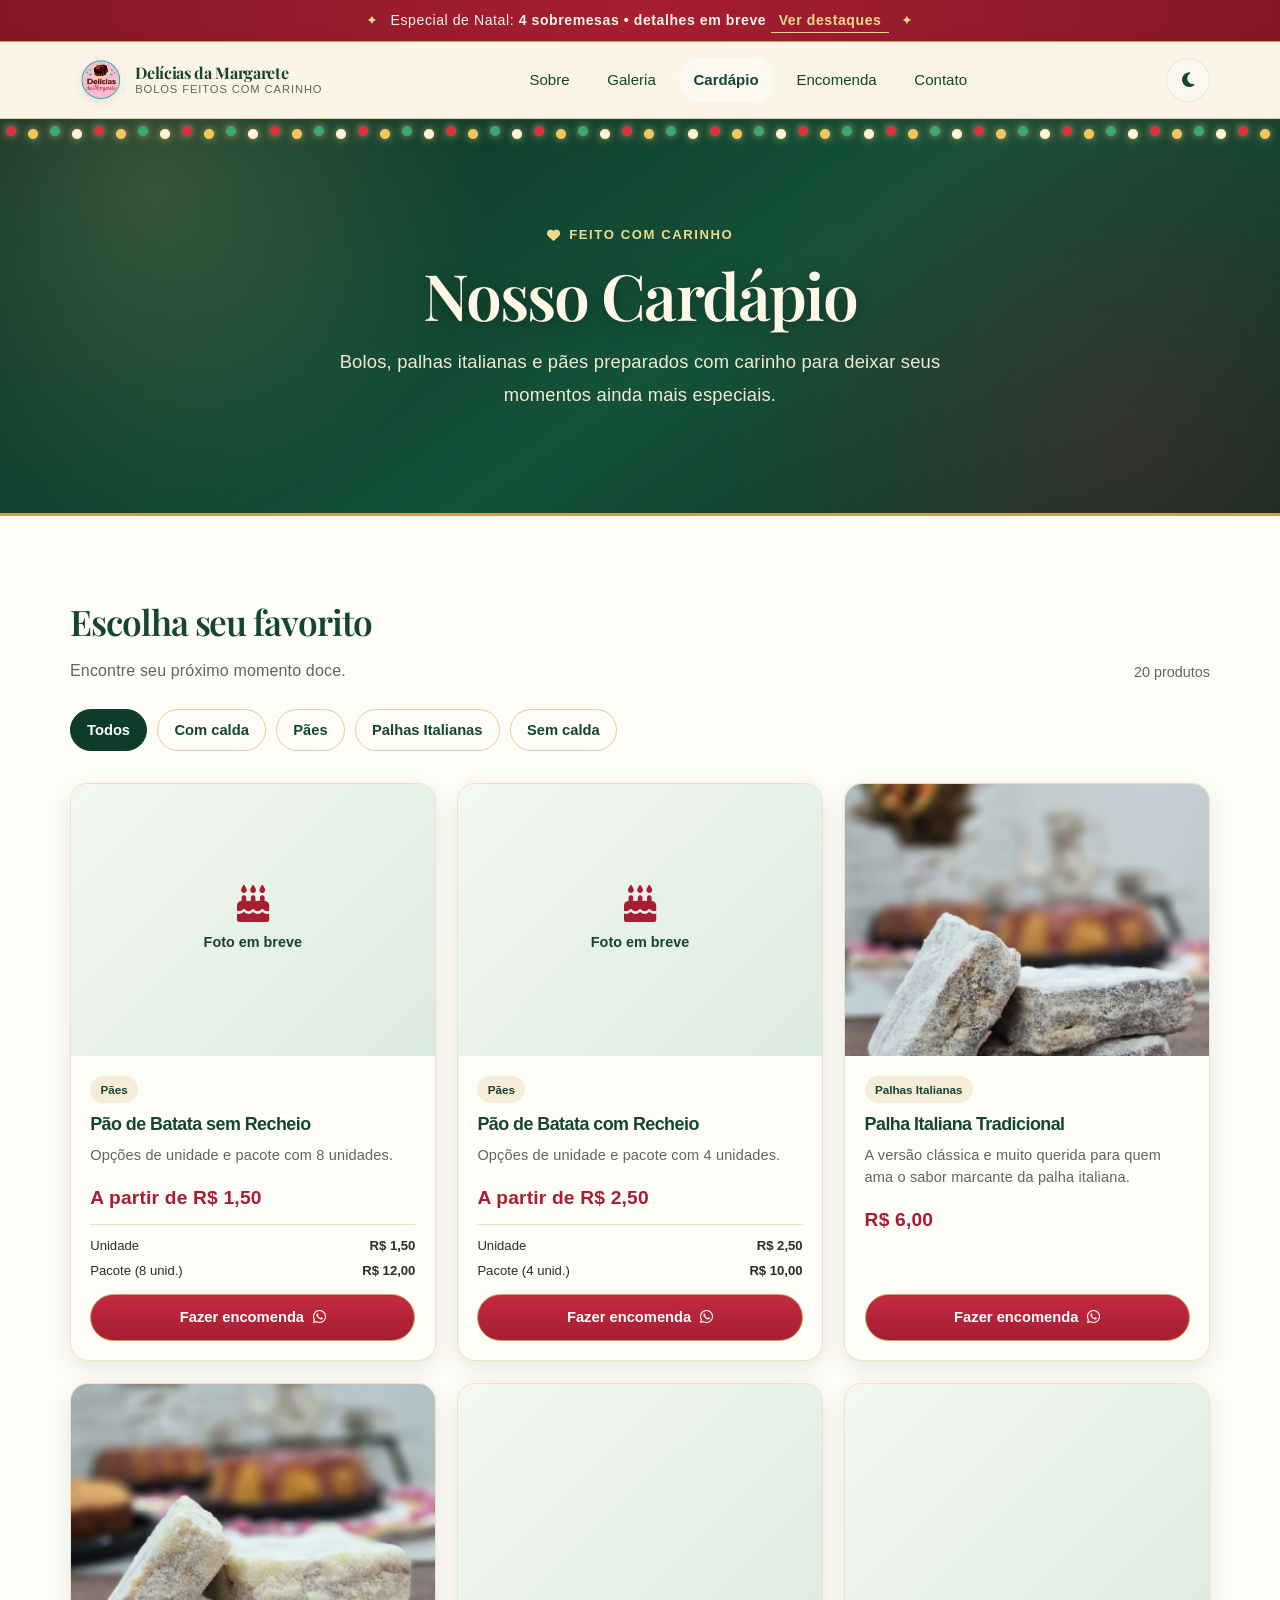
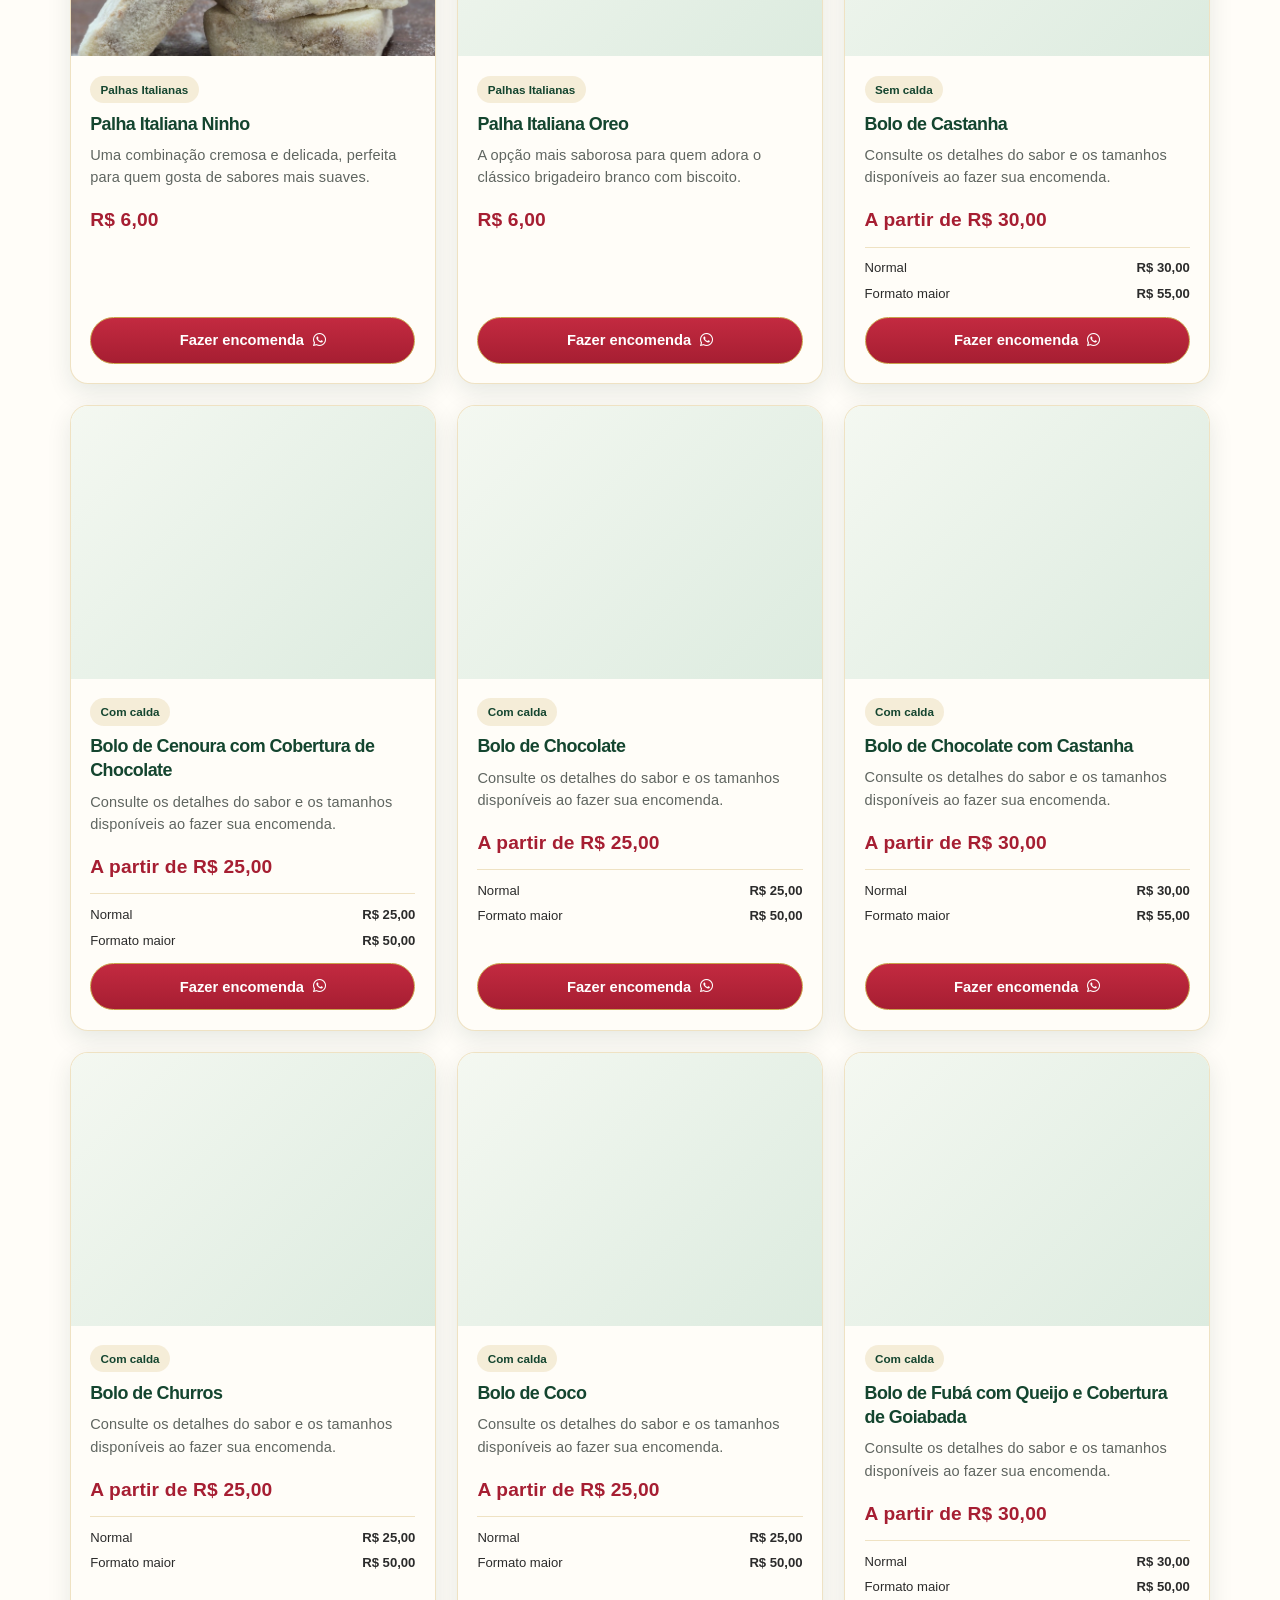
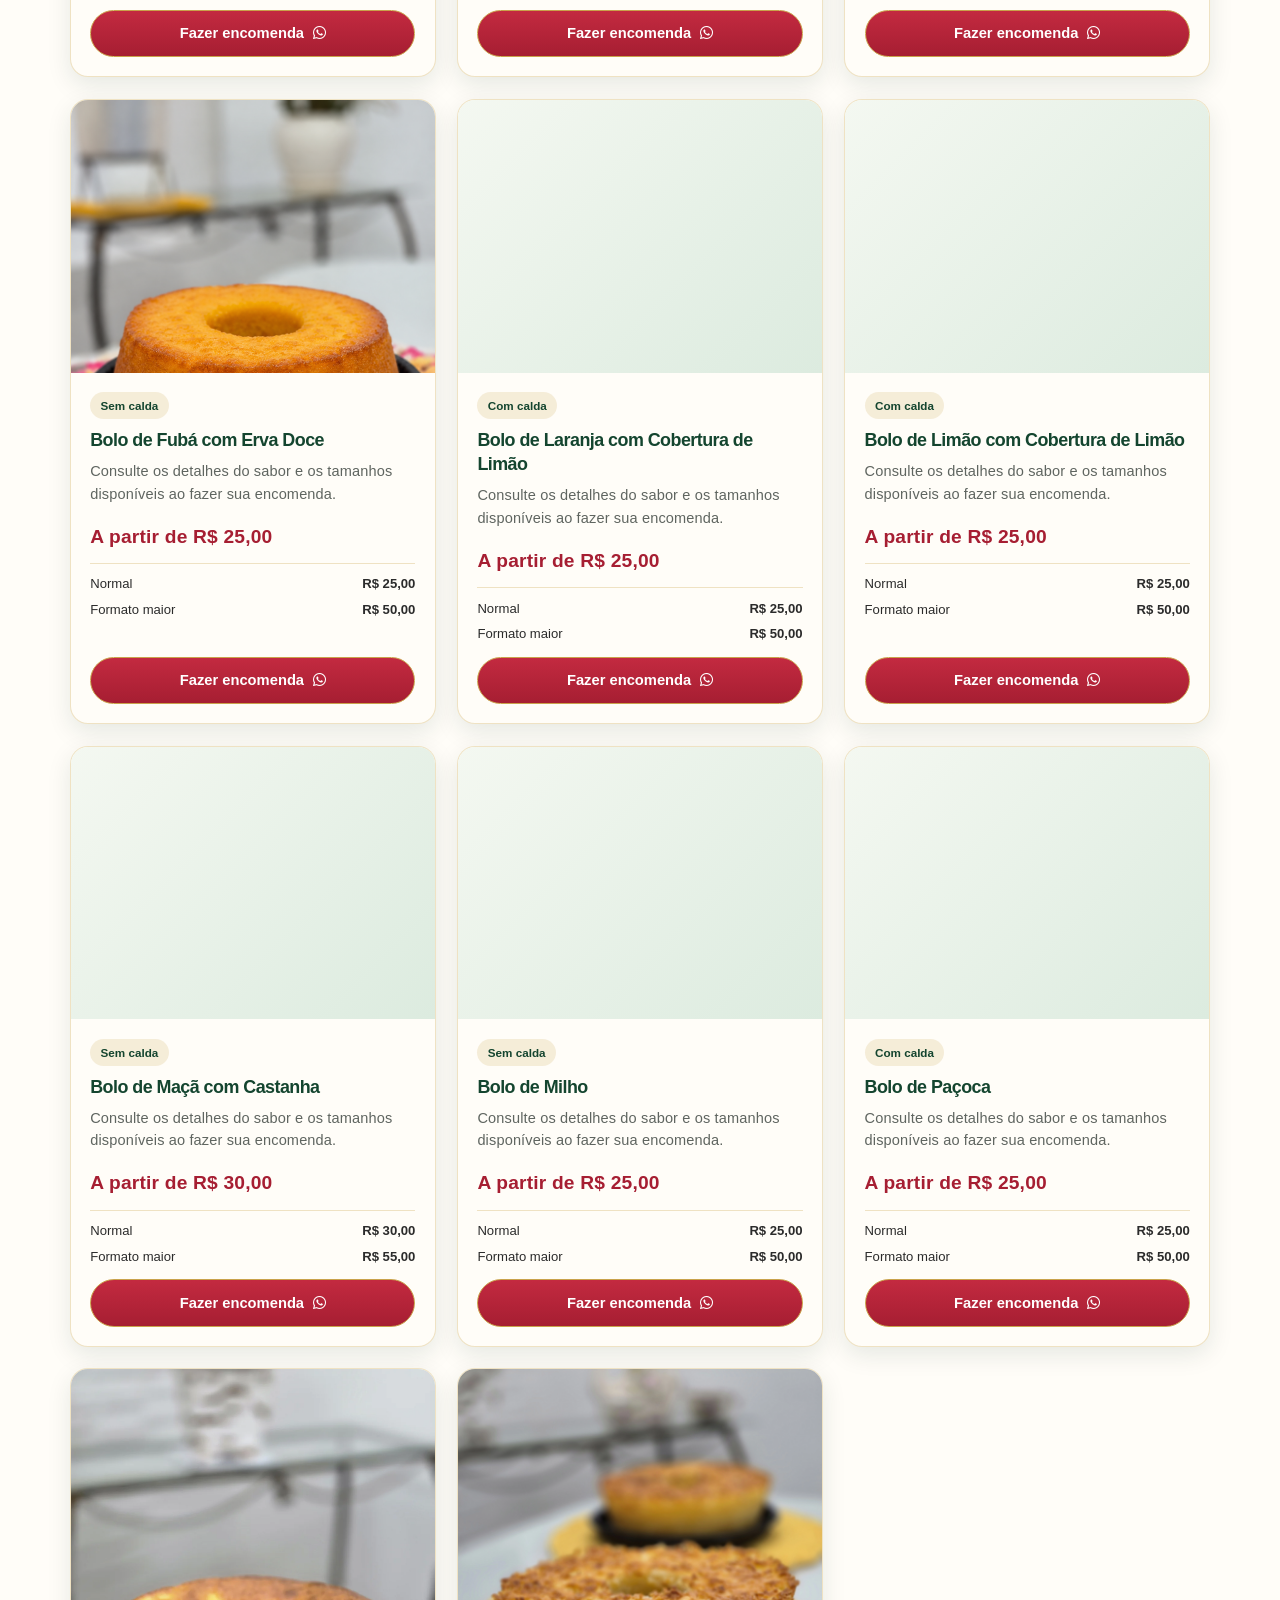
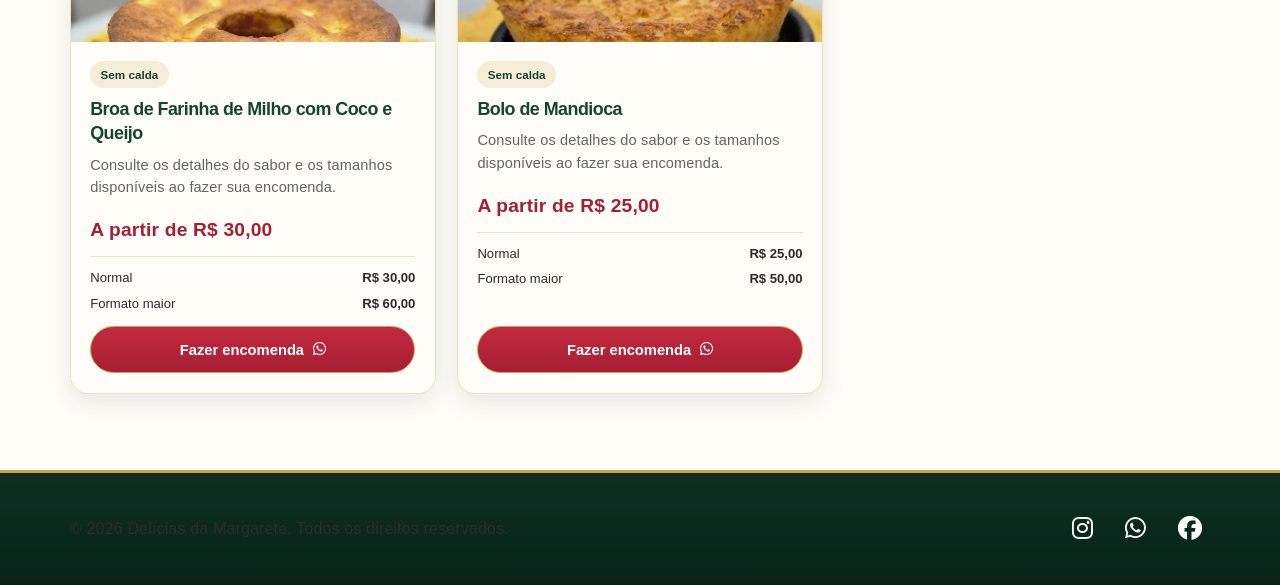
<file: cardapio.html>
<!DOCTYPE html>
<html lang="pt-BR">

<head>
    <meta charset="UTF-8">
    <meta name="viewport" content="width=device-width, initial-scale=1.0">
    <meta name="description" content="Conheça o cardápio de bolos, palhas italianas e pães artesanais da Delícias da Margarete.">
    <meta property="og:title" content="Cardápio | Delícias da Margarete">
    <meta property="og:description" content="Bolos e doces artesanais feitos com carinho. Confira nosso cardápio.">
    <title>Cardápio | Delícias da Margarete</title>
    <link rel="icon" type="image/png" href="assets/icons/favicon.png">
    <link rel="stylesheet" href="css/style.css?v=20261031-5">
    <link rel="stylesheet" href="css/style-mobile-fixes.css?v=20261031-5">
    <link rel="stylesheet" href="css/cardapio.css?v=20261031-1">
    <link rel="preconnect" href="https://fonts.googleapis.com">
    <link rel="preconnect" href="https://fonts.gstatic.com" crossorigin>
    <link rel="stylesheet" href="https://fonts.googleapis.com/css2?family=Cormorant+Garamond:ital,wght@0,500;0,600;1,500&family=Playfair+Display:ital,wght@0,500;0,600;0,700;1,500&display=swap">
    <link rel="stylesheet" href="css/natal.css?v=20261111-1">
    <link rel="stylesheet" href="https://cdnjs.cloudflare.com/ajax/libs/font-awesome/6.4.0/css/all.min.css">
</head>

<body class="tema-natal">
    <div class="natal-faixa" role="note">
        <span class="orn" aria-hidden="true">✦</span>
        Especial de Natal: <strong>4 sobremesas • detalhes em breve</strong>
        <a href="index.html#pudim-natal">Ver destaques</a>
        <span class="orn" aria-hidden="true">✦</span>
    </div>

    <header class="header">
        <div class="container header-row">
            <a class="header-brand" href="index.html#inicio" aria-label="Delícias da Margarete - início">
                <img src="assets/icons/Logo.png" alt="" class="header-brand-logo">
                <span class="header-brand-copy">
                    <strong>Delícias da Margarete</strong>
                    <span>Bolos feitos com carinho</span>
                </span>
            </a>
            <nav class="nav" id="navMenu" aria-label="Navegação principal">
                <ul>
                    <li><a href="index.html#sobre" onclick="fecharMenuMobile()">Sobre</a></li>
                    <li><a href="index.html#galeria" onclick="fecharMenuMobile()">Galeria</a></li>
                    <li><a href="cardapio.html" aria-current="page" onclick="fecharMenuMobile()">Cardápio</a></li>
                    <li><a href="index.html#encomenda" onclick="fecharMenuMobile()">Encomenda</a></li>
                    <li><a href="index.html#contato" onclick="fecharMenuMobile()">Contato</a></li>
                </ul>
            </nav>
            <div class="header-actions">
                <button class="btn-tema" type="button" onclick="alternarModoEscuro()"
                    title="Alternar modo escuro" aria-label="Alternar modo escuro">
                    <i class="fas fa-moon" aria-hidden="true"></i>
                </button>
                <button class="menu-hamburger" type="button" onclick="toggleMenuMobile()" aria-label="Abrir menu"
                    aria-controls="navMenu" aria-expanded="false">
                    <i class="fas fa-bars" aria-hidden="true"></i>
                </button>
            </div>
        </div>
    </header>

    <main class="menu-page">
        <section class="menu-intro" aria-labelledby="menu-title">
            <div class="container">
                <span class="menu-eyebrow"><i class="fas fa-heart" aria-hidden="true"></i> Feito com carinho</span>
                <h1 id="menu-title">Nosso Cardápio</h1>
                <p>Bolos, palhas italianas e pães preparados com carinho para deixar seus momentos ainda mais especiais.</p>
            </div>
        </section>

        <section class="menu-products" aria-labelledby="products-title">
            <div class="container">
                <div class="menu-section-heading">
                    <div>
                        <h2 id="products-title">Escolha seu favorito</h2>
                        <p>Encontre seu próximo momento doce.</p>
                    </div>
                    <span class="menu-product-count" id="productCount" aria-live="polite"></span>
                </div>

                <div class="menu-filters" id="menuFilters" aria-label="Filtrar produtos por categoria">
                    <button class="menu-filter is-active" type="button" data-category="Todos" aria-pressed="true">
                        Todos
                    </button>
                </div>

                <div class="menu-status" id="menuStatus" role="status" aria-live="polite">
                    Carregando nosso cardápio...
                </div>
                <div class="menu-grid" id="menuProducts" aria-busy="true"></div>
            </div>
        </section>
    </main>

    <footer class="footer">
        <div class="container">
            <p>&copy; 2026 Delícias da Margarete. Todos os direitos reservados.</p>
            <div class="social-links" aria-label="Redes sociais">
                <a href="https://www.instagram.com/margareteolisouza?igsh=MXdsdndoMWRxamhudg==" target="_blank"
                    rel="noopener noreferrer" aria-label="Instagram">
                    <i class="fab fa-instagram" aria-hidden="true"></i>
                </a>
                <a href="https://wa.me/5531985740971" target="_blank" rel="noopener noreferrer" aria-label="WhatsApp">
                    <i class="fab fa-whatsapp" aria-hidden="true"></i>
                </a>
                <a href="https://www.facebook.com/share/16mEsScqqG/" target="_blank" rel="noopener noreferrer"
                    aria-label="Facebook">
                    <i class="fab fa-facebook" aria-hidden="true"></i>
                </a>
            </div>
        </div>
    </footer>

    <script src="js/site.js?v=20261031-1"></script>
    <script src="js/cardapio.js?v=20261031-1"></script>
</body>

</html>
</file>
<file: css/style.css>
* {
    margin: 0;
    padding: 0;
    box-sizing: border-box;
}

:root {
    --cor-principal: #e8c4d5;
    --cor-secundaria: #d4a5bb;
    --cor-escura: #8b5a6f;
    --cor-clara: #f5e8f0;
    --cor-destaque: #20a39e;
    --cor-texto: #333;
    --cor-texto-claro: #666;
    --cor-bg: #ffffff;
    --cor-bg-secundaria: #f9f9f9;
}

body.dark-mode {
    --cor-texto: #f0f0f0;
    --cor-texto-claro: #c0c0c0;
    --cor-bg: #0f0f0f;
    --cor-bg-secundaria: #1e1e1e;
    --cor-principal: #6b3d4a;
    --cor-secundaria: #5a3040;
    --cor-escura: #d4a5bb;
    --cor-clara: #2a1f28;
    --cor-destaque: #4dd0cc;
}

html {
    scroll-behavior: smooth;
    scroll-padding-top: 88px;
}

[id] {
    scroll-margin-top: 88px;
}

body {
    font-family: 'Segoe UI', Tahoma, Geneva, Verdana, sans-serif;
    font-size: 16px;
    line-height: 1.65;
    color: var(--cor-texto);
    background-color: var(--cor-bg);
    text-rendering: optimizeLegibility;
    -webkit-font-smoothing: antialiased;
    transition: background-color 0.3s ease, color 0.3s ease;
}

h1, h2, h3, h4, h5, h6 {
    margin: 0;
    font-family: inherit;
    font-weight: 700;
    letter-spacing: -0.03em;
}

p, li, label, input, textarea, button {
    font-family: 'Segoe UI', Tahoma, Geneva, Verdana, sans-serif;
    color: var(--cor-texto);
}

p {
    font-size: 1rem;
    line-height: 1.75;
    letter-spacing: 0.01em;
}

.container {
    max-width: 1200px;
    margin: 0 auto;
    padding: 0 20px;
}

/* Header */
.header {
    background: color-mix(in srgb, var(--cor-principal) 92%, white);
    padding: 0.7rem 0;
    box-shadow: 0 8px 24px rgba(91, 48, 65, 0.09);
    border-bottom: 1px solid rgba(139, 90, 111, 0.12);
    position: sticky;
    top: 0;
    z-index: 100;
    transition: background-color 0.3s ease, box-shadow 0.3s ease;
    backdrop-filter: blur(16px);
    -webkit-backdrop-filter: blur(16px);
}

body.dark-mode .header {
    background: color-mix(in srgb, var(--cor-principal) 90%, #21171c);
    box-shadow: 0 8px 24px rgba(0, 0, 0, 0.24);
}

.header .container {
    display: grid;
    grid-template-columns: auto minmax(0, 1fr) auto;
    align-items: center;
    gap: clamp(1rem, 3vw, 2.5rem);
}

.header-row {
    align-items: center;
}

.header-brand {
    display: inline-flex;
    align-items: center;
    gap: 0.7rem;
    min-width: max-content;
    color: var(--cor-escura);
    text-decoration: none;
    transition: transform 0.25s ease;
}

.header-brand:hover {
    transform: translateY(-2px);
}

.header-brand-logo {
    width: 46px;
    height: 46px;
    object-fit: contain;
    filter: drop-shadow(0 3px 5px rgba(91, 48, 65, 0.12));
}

.header-brand-copy {
    display: grid;
    gap: 0.05rem;
    line-height: 1.2;
}

.header-brand-copy strong {
    font-family: Georgia, 'Times New Roman', serif;
    font-size: 1rem;
    letter-spacing: -0.02em;
}

.header-brand-copy > span {
    color: var(--cor-texto-claro);
    font-size: 0.7rem;
    letter-spacing: 0.08em;
    text-transform: uppercase;
}

.logo h1 {
    font-size: 1.9rem;
    color: var(--cor-escura);
    font-weight: 700;
}

.logo {
    display: flex;
    align-items: center;
    gap: 0.85rem;
}

.logo-img {
    height: 50px;
    width: auto;
    max-width: 60px;
}

body.dark-mode .logo-img {
    opacity: 0.95;
}

.nav ul {
    list-style: none;
    display: flex;
    justify-content: center;
    gap: clamp(0.15rem, 0.7vw, 0.65rem);
}

.nav a {
    display: inline-flex;
    align-items: center;
    min-height: 44px;
    padding: 0.55rem 0.9rem;
    border-radius: 999px;
    text-decoration: none;
    color: var(--cor-escura);
    font-weight: 500;
    font-size: 0.94rem;
    transition: color 0.25s ease, background-color 0.25s ease, transform 0.25s ease;
}

.nav a:hover {
    color: var(--cor-escura);
    background-color: rgba(255, 255, 255, 0.46);
    transform: translateY(-2px);
}

/* Botão de Tema */
.btn-tema {
    background: rgba(255, 255, 255, 0.3);
    border: 1px solid rgba(139, 90, 111, 0.14);
    font-size: 1.05rem;
    color: var(--cor-escura);
    cursor: pointer;
    transition: color 0.25s ease, background-color 0.25s ease, transform 0.25s ease;
    padding: 0.5rem;
    border-radius: 50%;
    display: flex;
    align-items: center;
    justify-content: center;
    width: 44px;
    height: 44px;
}

.btn-tema:hover {
    background-color: rgba(255, 255, 255, 0.62);
    transform: rotate(-10deg);
}

body.dark-mode .btn-tema {
    color: #ffd700;
}

.header-actions {
    display: flex;
    align-items: center;
    gap: 0.5rem;
}

.menu-hamburger {
    display: none;
    background: rgba(255, 255, 255, 0.3);
    border: 1px solid rgba(139, 90, 111, 0.14);
    font-size: 1.5rem;
    color: var(--cor-escura);
    cursor: pointer;
    padding: 0.5rem;
    width: 44px;
    height: 44px;
    border-radius: 50%;
    transition: background-color 0.25s ease, transform 0.25s ease;
}

.menu-hamburger:hover {
    background-color: rgba(255, 255, 255, 0.62);
    transform: rotate(-6deg);
}

.header a:focus-visible,
.header button:focus-visible {
    outline: 3px solid var(--cor-destaque);
    outline-offset: 3px;
}

.nav li:last-child {
    display: flex;
    align-items: center;
}

/* Hero Section */
.hero {
    background: linear-gradient(135deg, var(--cor-principal) 0%, var(--cor-secundaria) 100%);
    padding: clamp(3rem, 7vw, 10rem) 20px;
    text-align: center;
    color: white;
    min-height: clamp(350px, 60vh, 600px);
    display: flex;
    align-items: center;
    justify-content: center;
    position: relative;
    overflow: hidden;
    --cursor-x: 50%;
    --cursor-y: 50%;
}

.hero::before {
    content: '';
    position: absolute;
    top: -30%;
    right: -5%;
    width: clamp(240px, 32vw, 600px);
    height: clamp(240px, 32vw, 600px);
    background: radial-gradient(circle, rgba(255, 255, 255, 0.15) 0%, rgba(255, 255, 255, 0) 70%);
    border-radius: 50%;
    animation: float 6s ease-in-out infinite;
    z-index: 0;
}

.hero::after {
    content: '';
    position: absolute;
    bottom: -20%;
    left: 0%;
    width: clamp(220px, 30vw, 550px);
    height: clamp(220px, 30vw, 550px);
    background: radial-gradient(circle, rgba(255, 255, 255, 0.12) 0%, rgba(255, 255, 255, 0) 70%);
    border-radius: 50%;
    animation: float 8s ease-in-out infinite reverse;
    z-index: 0;
}

.hero-cursor-effects {
    position: absolute;
    inset: 0;
    pointer-events: none;
    z-index: 1;
    opacity: 0;
    background:
        radial-gradient(circle at var(--cursor-x) var(--cursor-y),
            rgba(255, 255, 255, 0.32) 0%,
            rgba(255, 244, 249, 0.22) 12%,
            rgba(255, 214, 231, 0.12) 24%,
            rgba(255, 255, 255, 0) 42%);
    transition: opacity 0.35s ease;
}

.hero.is-cursor-active .hero-cursor-effects {
    opacity: 1;
}

.hero-particle {
    position: absolute;
    left: var(--particle-x);
    top: var(--particle-y);
    width: var(--particle-size);
    height: var(--particle-size);
    border-radius: 50%;
    background: var(--particle-color);
    box-shadow: 0 0 18px rgba(255, 255, 255, 0.5);
    opacity: 0;
    transform: translate(-50%, -50%) scale(0.35);
    will-change: transform, opacity;
}

.hero-particle.is-dash {
    height: calc(var(--particle-size) * 0.35);
    border-radius: 999px;
}

.hero-particle.is-petal {
    border-radius: 70% 30% 70% 30%;
}

.hero-content {
    position: relative;
    z-index: 2;
    display: grid;
    grid-template-columns: minmax(0, 0.85fr) minmax(0, 1.15fr);
    align-items: center;
    gap: clamp(0.75rem, 4vw, 3.5rem);
    width: min(100%, 1080px);
    text-align: left;
}

.hero-character {
    display: block;
    width: min(100%, clamp(170px, 30vw, 360px));
    height: auto;
    justify-self: center;
    align-self: end;
    filter: drop-shadow(0 14px 18px rgba(91, 48, 65, 0.2));
    animation: characterFloat 6s ease-in-out infinite;
}

.hero-copy {
    max-width: 620px;
}

.hero h2 {
    font-size: clamp(1.3rem, 4vw, 3.5rem);
    font-weight: 600;
    margin-bottom: 0.9rem;
    text-shadow: 1px 1px 4px rgba(0, 0, 0, 0.12);
    letter-spacing: -0.03em;
    line-height: 1.15;
}

.hero p {
    font-size: clamp(0.85rem, 2vw, 1.35rem);
    margin-bottom: 0;
    opacity: 0.98;
    font-weight: 400;
    letter-spacing: 0;
    line-height: 1.6;
}

@keyframes characterFloat {
    0%, 100% {
        transform: translateY(0);
    }
    50% {
        transform: translateY(-7px);
    }
}

/* Badge circular sobrepondo o hero e a próxima seção */
.hero-badge {
    width: clamp(100px, 12vw, 150px);
    margin: calc(-80px - clamp(50px, 6vw, 75px)) auto 1.5rem;
    position: relative;
    z-index: 5;
}

.hero-badge img {
    width: 100%;
    height: auto;
    display: block;
    filter: drop-shadow(0 8px 20px rgba(0, 0, 0, 0.22));
}

@keyframes float {
    0%, 100% {
        transform: translateY(0px);
    }
    50% {
        transform: translateY(-20px);
    }
}

@keyframes heroParticleTrail {
    0% {
        opacity: 0;
        transform: translate(-50%, -50%) scale(0.35) rotate(0deg);
    }
    18% {
        opacity: 0.9;
    }
    100% {
        opacity: 0;
        transform:
            translate(
                calc(-50% + var(--particle-dx)),
                calc(-50% + var(--particle-dy))
            )
            scale(1)
            rotate(var(--particle-rotation));
    }
}

@media (prefers-reduced-motion: reduce) {
    .hero-cursor-effects {
        display: none;
    }
}

/* Botões */
.btn {
    display: inline-flex;
    align-items: center;
    justify-content: center;
    gap: 0.5rem;
    min-height: 44px;
    padding: 12px 30px;
    border: none;
    border-radius: 25px;
    font-size: 1rem;
    cursor: pointer;
    transition: all 0.3s ease;
    text-decoration: none;
    font-weight: 600;
}

.btn-primary {
    background-color: var(--cor-destaque);
    color: white;
}

.btn-primary:hover {
    background-color: #1a8f8b;
    transform: translateY(-2px);
    box-shadow: 0 5px 15px rgba(32, 163, 158, 0.4);
}

body.dark-mode .btn-primary:hover {
    background-color: #3bb9b5;
    box-shadow: 0 5px 20px rgba(77, 208, 204, 0.5);
}

/* Seção Sobre */
.sobre {
    padding: 80px 20px;
    background-color: var(--cor-clara);
    text-align: center;
    transition: background-color 0.3s ease;
}

.sobre h2 {
    font-size: clamp(2rem, 4vw, 2.5rem);
    color: var(--cor-escura);
    text-align: center;
    margin-bottom: 1rem;
    line-height: 1.2;
    font-weight: 600;
}

.sobre p {
    font-size: 1rem;
    color: var(--cor-texto-claro);
    max-width: 700px;
    margin: 0 auto;
    line-height: 1.75;
}

/* Galeria */
.galeria {
    padding: 80px 20px;
    background-color: var(--cor-bg);
    transition: background-color 0.3s ease;
}

.galeria h2 {
    font-size: clamp(2rem, 4vw, 2.5rem);
    color: var(--cor-escura);
    text-align: center;
    margin-bottom: 1rem;
    line-height: 1.2;
    font-weight: 600;
}

.subtitle {
    text-align: center;
    color: var(--cor-texto-claro);
    font-size: 1rem;
    max-width: 760px;
    margin: 0 auto 2.5rem;
    line-height: 1.6;
}

/* Carrossel */
.carrossel-container {
    display: flex;
    align-items: center;
    gap: 2rem;
    position: relative;
    margin-bottom: 2rem;
}

.carrossel-wrapper {
    flex: 1;
    overflow: hidden;
    border-radius: 15px;
}

.carrossel {
    display: flex;
    transition: transform 0.5s ease-in-out;
}

.galeria-item {
    min-width: 100%;
    background-color: var(--cor-clara);
    border-radius: 15px;
    overflow: hidden;
    box-shadow: 0 5px 20px rgba(0, 0, 0, 0.1);
    cursor: pointer;
    transition: box-shadow 0.3s ease;
}

body.dark-mode .galeria-item {
    box-shadow: 0 5px 20px rgba(0, 0, 0, 0.4);
}

.galeria-item img {
    width: 100%;
    height: auto;
    max-height: 450px;
    object-fit: cover;
    display: block;
}

.galeria-item h3 {
    padding: 1.25rem 1.5rem;
    color: var(--cor-escura);
    text-align: center;
    font-size: 1.1rem;
    font-weight: 600;
    line-height: 1.45;
}

.galeria-grid-item h4 {
    padding: 1rem;
    text-align: center;
    color: var(--cor-escura);
    font-size: 1rem;
    font-weight: 600;
    line-height: 1.35;
    letter-spacing: -0.01em;
}

.carrossel-btn {
    background-color: var(--cor-principal);
    border: none;
    width: 50px;
    height: 50px;
    border-radius: 50%;
    display: flex;
    align-items: center;
    justify-content: center;
    font-size: 1.5rem;
    color: var(--cor-escura);
    cursor: pointer;
    transition: all 0.3s ease;
    flex-shrink: 0;
}

.carrossel-btn:hover {
    background-color: var(--cor-secundaria);
    transform: scale(1.1);
    box-shadow: 0 5px 15px rgba(139, 90, 111, 0.3);
}

.carrossel-indicadores {
    display: flex;
    gap: 0.5rem;
    justify-content: center;
    flex-wrap: wrap;
}

.carrossel-container[hidden],
.carrossel-btn[hidden],
.carrossel-indicadores[hidden] {
    display: none;
}

.carrossel-status {
    margin: 0 0 1rem;
    color: var(--cor-escura);
    text-align: center;
}

.indicador {
    width: 10px;
    height: 10px;
    border-radius: 50%;
    background-color: var(--cor-secundaria);
    cursor: pointer;
    transition: all 0.3s ease;
}

.indicador.ativo {
    background-color: var(--cor-escura);
    width: 30px;
    border-radius: 5px;
}

/* Botão Ver Galeria Completa */
.galeria-completa-btn-container {
    text-align: center;
    margin-top: 2rem;
}

/* Galeria Completa */
.galeria-completa {
    margin-top: 3rem;
    padding: 2rem;
    background-color: var(--cor-clara);
    border-radius: 15px;
    animation: slideDown 0.3s ease;
}

body.dark-mode .galeria-completa {
    background-color: #2a2a2a;
}

.galeria-completa.oculta {
    display: none;
}

@keyframes slideDown {
    from {
        opacity: 0;
        transform: translateY(-20px);
    }

    to {
        opacity: 1;
        transform: translateY(0);
    }
}

.galeria-completa h3 {
    color: var(--cor-escura);
    text-align: center;
    margin-bottom: 2rem;
    font-size: 1.8rem;
}

body.dark-mode .galeria-completa h3 {
    color: #d4a5bb;
}

.galeria-grid {
    display: grid;
    grid-template-columns: 1fr;
    gap: 1.5rem;
    margin-bottom: 2rem;
}

.galeria-grid-item {
    background-color: white;
    border-radius: 12px;
    overflow: hidden;
    box-shadow: 0 5px 15px rgba(0, 0, 0, 0.1);
    transition: all 0.3s ease;
    cursor: pointer;
}

body.dark-mode .galeria-grid-item {
    background-color: #1e1e1e;
    box-shadow: 0 5px 15px rgba(0, 0, 0, 0.3);
}

.galeria-grid-item:hover {
    transform: translateY(-8px);
    box-shadow: 0 10px 25px rgba(0, 0, 0, 0.15);
}

body.dark-mode .galeria-grid-item:hover {
    box-shadow: 0 10px 25px rgba(77, 208, 204, 0.2);
}

.galeria-grid-item img {
    width: 100%;
    height: auto;
    max-height: 300px;
    object-fit: cover;
    display: block;
}


body.dark-mode .galeria-grid-item h4 {
    color: #d4a5bb;
}

/* Botão Outline */
.btn-outline {
    background-color: transparent;
    color: var(--cor-destaque);
    border: 2px solid var(--cor-destaque);
}

.btn-outline:hover {
    background-color: var(--cor-destaque);
    color: white;
    transform: translateY(-2px);
}

/* Palha Italiana */
.palha-italiana {
    padding: 80px 20px;
    background: linear-gradient(135deg, var(--cor-clara) 0%, var(--cor-bg) 100%);
    transition: background 0.3s ease;
}

.palha-italiana h2 {
    font-size: clamp(2rem, 4vw, 2.5rem);
    color: var(--cor-escura);
    text-align: center;
    margin-bottom: 1rem;
}

.palha-grid {
    display: grid;
    grid-template-columns: 1fr;
    gap: 1.5rem;
    max-width: 1100px;
    margin: 2.5rem auto 0;
}

.palha-card {
    background-color: white;
    border-radius: 16px;
    overflow: hidden;
    box-shadow: 0 10px 24px rgba(139, 90, 111, 0.12);
    border: 1px solid rgba(139, 90, 111, 0.12);
}

body.dark-mode .palha-card {
    background-color: #1e1e1e;
    box-shadow: 0 10px 24px rgba(0, 0, 0, 0.3);
    border-color: rgba(212, 165, 187, 0.18);
}

.palha-imagem {
    min-height: 300px;
    display: flex;
    align-items: center;
    justify-content: center;
    background: linear-gradient(135deg, var(--cor-principal) 0%, var(--cor-secundaria) 100%);
    color: var(--cor-escura);
    font-size: 1.15rem;
    font-weight: 700;
    letter-spacing: 0.04em;
    position: relative;
    overflow: hidden;
}

.palha-imagem img {
    width: 100%;
    height: 100%;
    object-fit: cover;
    position: absolute;
    top: 0;
    left: 0;
}

.palha-imagem span {
    position: relative;
    z-index: 1;
    color: #ffffff;
    text-shadow: 0 2px 8px rgba(0, 0, 0, 0.6), 0 0 4px rgba(0, 0, 0, 0.4);
}

.palha-imagem-ninho {
    background: linear-gradient(135deg, #f6e7c8 0%, #eacb93 100%);
}

.palha-imagem-ninho span {
    color: #ffffff;
}

.palha-imagem-oreo {
    background: linear-gradient(135deg, #51312f 0%, #2f1d1a 100%);
    color: #f8e7d3;
}

.palha-imagem-oreo span {
    color: #ffffff;
}

.palha-card-content {
    padding: 1.4rem 1.25rem 1.5rem;
}

.palha-card-content h3 {
    color: var(--cor-escura);
    margin-bottom: 0.6rem;
    font-size: 1.25rem;
}

.palha-descricao {
    color: var(--cor-texto-claro);
    font-size: 0.95rem;
    margin-bottom: 0.9rem;
}

.palha-preco {
    display: inline-block;
    font-size: 1.05rem;
    font-weight: 700;
    color: var(--cor-destaque);
}

@media (min-width: 1025px) {
    .palha-grid {
        grid-template-columns: repeat(3, minmax(0, 1fr));
    }

    .palha-card {
        max-width: 360px;
        margin: 0 auto;
    }

    .palha-imagem {
        min-height: 300px;
    }
}

/* Cardápio */
.cardapio {
    padding: 80px 20px;
    background: linear-gradient(135deg, var(--cor-clara) 0%, var(--cor-bg) 100%);
    transition: background 0.3s ease;
}

.cardapio h2 {
    font-size: 2.5rem;
    color: var(--cor-escura);
    text-align: center;
    margin-bottom: 1rem;
    font-weight: 600;
}

.cardapio-list {
    max-width: 800px;
    margin: 0 auto;
}

/* Busca no Cardápio */
.busca-container {
    max-width: 800px;
    margin: 0 auto 2rem;
    display: flex;
    flex-direction: column;
    gap: 1rem;
}

.busca-input {
    width: 100%;
    padding: 12px 20px;
    font-size: 1rem;
    border: 2px solid var(--cor-principal);
    border-radius: 25px;
    background-color: var(--cor-bg-secundaria);
    color: var(--cor-texto);
    transition: all 0.3s ease;
}

.busca-input:focus {
    outline: none;
    border-color: var(--cor-destaque);
    box-shadow: 0 0 10px rgba(32, 163, 158, 0.3);
}

body.dark-mode .busca-input:focus {
    box-shadow: 0 0 15px rgba(77, 208, 204, 0.5);
}

.busca-input::placeholder {
    color: var(--cor-texto-claro);
}

.busca-info {
    text-align: center;
    color: var(--cor-texto-claro);
    font-size: 0.9rem;
    min-height: 20px;
}

.cardapio-item {
    background-color: white;
    border-radius: 10px;
    padding: 1.5rem;
    margin-bottom: 1rem;
    display: flex;
    justify-content: space-between;
    align-items: center;
    box-shadow: 0 3px 10px rgba(0, 0, 0, 0.08);
    border-left: 5px solid var(--cor-principal);
    transition: all 0.3s ease;
}

body.dark-mode .cardapio-item {
    background-color: #2a2a2a;
    box-shadow: 0 3px 10px rgba(0, 0, 0, 0.4);
    border-left-color: #6b3d4a;
}

.cardapio-item:hover {
    box-shadow: 0 5px 20px rgba(0, 0, 0, 0.12);
    transform: translateX(5px);
}

body.dark-mode .cardapio-item:hover {
    box-shadow: 0 5px 20px rgba(77, 208, 204, 0.2);
}

.cardapio-item.oculto {
    display: none;
}

.item-nome {
    display: block;
    color: var(--cor-texto);
    font-weight: 500;
}

.item-info {
    flex-grow: 1;
}

.item-alergenos,
.bolo-alergenos {
    display: block;
    color: var(--cor-texto-claro);
    font-size: 0.85rem;
    line-height: 1.4;
    margin-top: 0.35rem;
}

.item-preco {
    color: var(--cor-destaque);
    font-weight: 700;
    font-size: 1.2rem;
    margin-left: 1rem;
    white-space: nowrap;
}

/* Contato */
.contato {
    padding: 80px 20px;
    background-color: var(--cor-principal);
    transition: background-color 0.3s ease;
}

body.dark-mode .contato {
    box-shadow: inset 0 0 20px rgba(0, 0, 0, 0.3);
}

.contato h2 {
    font-size: 2.5rem;
    color: var(--cor-escura);
    text-align: center;
    margin-bottom: 3rem;
    font-weight: 600;
}

.contato-info-center {
    max-width: 600px;
    margin: 0 auto;
    text-align: center;
    background-color: rgba(255, 255, 255, 0.9);
    padding: 3rem;
    border-radius: 15px;
    box-shadow: 0 5px 20px rgba(0, 0, 0, 0.1);
    transition: all 0.3s ease;
}

body.dark-mode .contato-info-center {
    background-color: rgba(30, 30, 30, 0.95);
    box-shadow: 0 5px 25px rgba(0, 0, 0, 0.5);
}

.contato-info-center h3 {
    color: var(--cor-escura);
    margin-bottom: 1rem;
    font-size: 1.5rem;
}

.contato-info-center p {
    color: var(--cor-texto-claro);
    margin-bottom: 2rem;
}

.info-item {
    display: flex;
    align-items: center;
    justify-content: center;
    gap: 1rem;
    margin-bottom: 2rem;
}

.info-item i {
    font-size: 2rem;
    color: var(--cor-destaque);
}

.info-item a {
    display: inline-flex;
    align-items: center;
    min-height: 44px;
    text-decoration: none;
    color: var(--cor-escura);
    font-weight: 600;
    font-size: 1.2rem;
    transition: color 0.3s ease;
}

.info-item a:hover {
    color: var(--cor-destaque);
}

.btn-lg {
    font-size: 1.1rem;
    padding: 15px 40px;
}

/* Localização */
.localizacao-container {
    max-width: 800px;
    margin: 3rem auto 0;
    padding: 2rem;
    background-color: rgba(255, 255, 255, 0.9);
    border-radius: 15px;
    box-shadow: 0 5px 20px rgba(0, 0, 0, 0.1);
}

body.dark-mode .localizacao-container {
    background-color: rgba(30, 30, 30, 0.95);
    box-shadow: 0 5px 25px rgba(0, 0, 0, 0.5);
}

.localizacao-container h3 {
    color: var(--cor-escura);
    font-size: 1.5rem;
    margin-bottom: 1.5rem;
    text-align: center;
}

body.dark-mode .localizacao-container h3 {
    color: #d4a5bb;
}

.localizacao-info {
    margin-bottom: 2rem;
    text-align: center;
}

/* Encomenda */
.encomenda {
    padding: 80px 20px;
    background: linear-gradient(135deg, var(--cor-bg) 0%, var(--cor-clara) 100%);
    transition: background 0.3s ease;
}

body.dark-mode .encomenda {
    background: linear-gradient(135deg, #1a1a1a 0%, #2a2a2a 100%);
}

.encomenda h2 {
    font-size: 2.5rem;
    color: var(--cor-escura);
    text-align: center;
    margin-bottom: 1rem;
}

body.dark-mode .encomenda h2 {
    color: #d4a5bb;
}

.encomenda-container {
    display: grid;
    grid-template-columns: 2fr 1fr;
    gap: 2rem;
    max-width: 1100px;
    margin: 0 auto;
}

.encomenda-form {
    background-color: white;
    padding: 2rem;
    border-radius: 15px;
    box-shadow: 0 12px 32px rgba(139, 90, 111, 0.08);
}

body.dark-mode .encomenda-form {
    background-color: #1e1e1e;
    box-shadow: 0 12px 32px rgba(0, 0, 0, 0.28);
}

.encomenda-form h3 {
    color: var(--cor-escura);
    margin-bottom: 1.5rem;
    font-size: 1.3rem;
}

body.dark-mode .encomenda-form h3 {
    color: #d4a5bb;
}

#grupoSaborPalha {
    margin-top: -0.75rem;
}

.entrega-opcao {
    background-color: var(--cor-bg-secundaria);
    padding: 1rem;
    border-radius: 8px;
    margin: 1.5rem 0;
    border-left: 4px solid var(--cor-destaque);
}

body.dark-mode .entrega-opcao {
    background-color: #2a2a2a;
}

.entrega-checkbox {
    display: flex;
    align-items: center;
    gap: 0.5rem;
    min-height: 44px;
    cursor: pointer;
    margin-bottom: 0.5rem;
    color: var(--cor-texto);
}

.entrega-checkbox input {
    width: 22px;
    height: 22px;
    flex-shrink: 0;
    cursor: pointer;
    accent-color: var(--cor-destaque);
}

.entrega-info {
    color: var(--cor-texto-claro);
    font-size: 0.9rem;
    margin: 0.5rem 0 0 1.8rem;
}

.entrega-endereco {
    margin: 1rem 0 0;
}

.aviso-alergenos {
    background-color: rgba(32, 163, 158, 0.12);
    border-left: 4px solid var(--cor-destaque);
    border-radius: 8px;
    color: var(--cor-texto);
    font-size: 0.92rem;
    line-height: 1.5;
    margin: -0.5rem 0 1.5rem;
    padding: 1rem;
}

body.dark-mode .aviso-alergenos {
    background-color: rgba(77, 208, 204, 0.15);
}

.oculta {
    display: none;
}

.bolos-selecao {
    display: grid;
    grid-template-columns: repeat(2, minmax(0, 1fr));
    gap: 1rem;
    margin-bottom: 1.5rem;
}

.bolo-item {
    background-color: var(--cor-bg-secundaria);
    border: 2px solid var(--cor-principal);
    border-radius: 10px;
    padding: 1rem;
    cursor: pointer;
    transition: all 0.3s ease;
    display: flex;
    flex-direction: column;
    justify-content: space-between;
    width: 100%;
}

body.dark-mode .bolo-item {
    background-color: #2a2a2a;
    border-color: #6b3d4a;
}

.bolo-item:hover {
    border-color: var(--cor-destaque);
    box-shadow: 0 3px 10px rgba(32, 163, 158, 0.2);
}

.bolo-item.selecionado {
    background-color: rgba(32, 163, 158, 0.15);
    border-color: var(--cor-destaque);
}

body.dark-mode .bolo-item.selecionado {
    background-color: rgba(77, 208, 204, 0.2);
}

.bolo-nome {
    font-weight: 600;
    color: var(--cor-escura);
    font-size: 0.95rem;
    line-height: 1.3;
    margin-bottom: 0.5rem;
    word-break: break-word;
}

body.dark-mode .bolo-nome {
    color: #f0f0f0;
}

.bolo-preco {
    color: var(--cor-destaque);
    font-weight: 700;
    font-size: 1.1rem;
    margin-bottom: 0.8rem;
}

.sabor-palha-select {
    width: 100%;
    padding: 0.75rem 0.9rem;
    border: 1px solid rgba(139, 90, 111, 0.2);
    border-radius: 10px;
    background-color: var(--cor-bg);
    color: var(--cor-texto);
    margin-bottom: 0.8rem;
    font-size: 0.95rem;
}

body.dark-mode .sabor-palha-select {
    background-color: #2a2a2a;
    border-color: rgba(212, 165, 187, 0.2);
    color: #f0f0f0;
}

.quantidade-input {
  width: 100%;
  min-height: 48px;
  padding: 0.85rem 1rem;
  border: 2px solid rgba(139, 90, 111, 0.22);
  border-radius: 14px;
  background: linear-gradient(180deg, #ffffff 0%, #fcf7fa 100%);
  color: var(--cor-texto);
  font-size: 1rem;
  font-weight: 600;
  text-align: center;
  box-shadow: 0 6px 16px rgba(139, 90, 111, 0.08);
  transition: border-color 0.25s ease, box-shadow 0.25s ease, transform 0.2s ease, background 0.25s ease;
  appearance: textfield;
  -moz-appearance: textfield;
}

.quantidade-input::placeholder {
  color: var(--cor-texto-claro);
  font-weight: 500;
  opacity: 0.8;
}

.quantidade-input:hover {
  border-color: rgba(32, 163, 158, 0.45);
  box-shadow: 0 10px 22px rgba(32, 163, 158, 0.12);
}

.quantidade-input:focus {
  outline: none;
  border-color: var(--cor-destaque);
  background: #ffffff;
  box-shadow: 0 0 0 4px rgba(32, 163, 158, 0.14), 0 12px 26px rgba(32, 163, 158, 0.16);
  transform: translateY(-1px);
}

.quantidade-input::-webkit-outer-spin-button,
.quantidade-input::-webkit-inner-spin-button {
  -webkit-appearance: none;
  margin: 0;
}

body.dark-mode .quantidade-input {
  background: linear-gradient(180deg, #2f2a2d 0%, #262126 100%);
  border-color: rgba(212, 165, 187, 0.18);
  color: #f0f0f0;
  box-shadow: 0 8px 18px rgba(0, 0, 0, 0.24);
}

body.dark-mode .quantidade-input::placeholder {
  color: #c0c0c0;
}

body.dark-mode .quantidade-input:hover {
  border-color: rgba(77, 208, 204, 0.42);
  box-shadow: 0 10px 24px rgba(77, 208, 204, 0.12);
}

body.dark-mode .quantidade-input:focus {
  border-color: var(--cor-destaque);
  background: #2b2529;
  box-shadow: 0 0 0 4px rgba(77, 208, 204, 0.18), 0 12px 24px rgba(0, 0, 0, 0.3);
}

body.dark-mode .quantidade-input {
    background-color: #333;
    border-color: #6b3d4a;
    color: #f0f0f0;
}

.resumo-pedido {
    background-color: white;
    padding: 2rem;
    border-radius: 15px;
    box-shadow: 0 12px 32px rgba(139, 90, 111, 0.08);
    height: fit-content;
    position: sticky;
    top: 20px;
}

body.dark-mode .resumo-pedido {
    background-color: #1e1e1e;
    box-shadow: 0 12px 32px rgba(0, 0, 0, 0.28);
}

.resumo-pedido h3 {
    color: var(--cor-escura);
    margin-bottom: 1.5rem;
    font-size: 1.3rem;
}

body.dark-mode .resumo-pedido h3 {
    color: #d4a5bb;
}

.lista-pedido {
    max-height: 350px;
    overflow-y: auto;
    margin-bottom: 1.5rem;
}

.item-pedido {
    display: flex;
    justify-content: space-between;
    align-items: center;
    padding: 0.8rem 0;
    border-bottom: 1px solid var(--cor-principal);
    color: var(--cor-texto);
}

body.dark-mode .item-pedido {
    border-bottom-color: #6b3d4a;
    color: #e8e8e8;
}

.item-pedido-nome {
    flex: 1;
    font-size: 0.9rem;
}

.item-pedido-qtd {
    font-weight: 600;
    margin: 0 0.5rem;
    min-width: 40px;
    text-align: center;
}

.item-pedido-remover {
    background: none;
    border: none;
    color: #d9534f;
    cursor: pointer;
    font-size: 1.1rem;
    padding: 0 0.5rem;
    transition: color 0.3s ease;
}

.item-pedido-remover:hover {
    color: #c9302c;
}

.total-pedido {
    padding: 1rem;
    background-color: var(--cor-clara);
    border-radius: 8px;
    text-align: center;
    font-size: 1.2rem;
    color: var(--cor-escura);
}

body.dark-mode .total-pedido {
    background-color: rgba(77, 208, 204, 0.15);
    color: #d4a5bb;
}

.total-observacao {
    color: var(--cor-texto-claro);
    font-size: 0.85rem;
    line-height: 1.4;
    margin: 0.45rem 0 0;
}

.localizacao-info address {
    font-style: normal;
    color: var(--cor-texto);
    font-size: 1.05rem;
    line-height: 1.8;
}

body.dark-mode .localizacao-info address {
    color: #e8e8e8;
}

.mapa-container {
    border-radius: 10px;
    overflow: hidden;
    box-shadow: 0 3px 15px rgba(0, 0, 0, 0.15);
}

body.dark-mode .mapa-container {
    box-shadow: 0 3px 15px rgba(0, 0, 0, 0.4);
}

.google-map {
    display: block;
    border: none;
}

/* Footer */
.footer {
    background-color: var(--cor-escura);
    color: white;
    padding: 2rem;
    text-align: center;
    transition: background-color 0.3s ease;
}

body.dark-mode .footer {
    background-color: #0a0a0a;
    box-shadow: inset 0 2px 10px rgba(0, 0, 0, 0.5);
}

.footer .container {
    display: flex;
    justify-content: space-between;
    align-items: center;
}

.social-links {
    display: flex;
    gap: 1rem;
}

.social-links a {
    color: white;
    font-size: 1.5rem;
    transition: color 0.3s ease;
}

.social-links a:hover {
    color: var(--cor-principal);
}

/* Avaliações */
.avaliacoes {
    padding: 80px 20px;
    background-color: var(--cor-bg);
    transition: background-color 0.3s ease;
}

.avaliacoes h2 {
    font-size: 2.5rem;
    color: var(--cor-escura);
    text-align: center;
    margin-bottom: 1rem;
}

body.dark-mode .avaliacoes h2 {
    color: #d4a5bb;
}

.avaliacao-form {
    max-width: 700px;
    margin: 0 auto 3rem;
    background-color: white;
    padding: 2rem;
    border-radius: 15px;
    box-shadow: 0 5px 20px rgba(0, 0, 0, 0.1);
}

body.dark-mode .avaliacao-form {
    background-color: #1e1e1e;
    box-shadow: 0 5px 20px rgba(0, 0, 0, 0.4);
}

.avaliacao-form h3 {
    color: var(--cor-escura);
    margin-bottom: 1.5rem;
    font-size: 1.5rem;
}

body.dark-mode .avaliacao-form h3 {
    color: #d4a5bb;
}

.form-group {
    margin-bottom: 1.5rem;
}

.form-group label {
    display: block;
    margin-bottom: 0.5rem;
    color: var(--cor-texto);
    font-weight: 600;
}

body.dark-mode .form-group label {
    color: #f0f0f0;
}

.form-group input,
.form-group select,
.form-group textarea {
    width: 100%;
    padding: 10px 15px;
    border: 2px solid var(--cor-principal);
    border-radius: 8px;
    font-size: 1rem;
    background-color: var(--cor-bg-secundaria);
    color: var(--cor-texto);
    font-family: inherit;
    transition: border-color 0.3s ease;
}

body.dark-mode .form-group input,
body.dark-mode .form-group select,
body.dark-mode .form-group textarea {
    background-color: #2a2a2a;
    border-color: #6b3d4a;
}

.form-group input:focus,
.form-group select:focus,
.form-group textarea:focus {
    outline: none;
    border-color: var(--cor-destaque);
}

.contador-caracteres {
    display: block;
    color: var(--cor-texto-claro);
    font-size: 0.85rem;
    margin-top: 0.35rem;
    text-align: right;
}

.campo-antispam {
    position: absolute;
    left: -9999px;
    width: 1px;
    height: 1px;
    overflow: hidden;
}

.avaliacao-form button:disabled {
    cursor: not-allowed;
    opacity: 0.7;
    transform: none;
}

.avaliacao-stars {
    display: flex;
    gap: 0.5rem;
    font-size: 2rem;
}

.avaliacao-stars i {
    color: #ddd;
    cursor: pointer;
    transition: all 0.2s ease;
}

.avaliacao-stars i:hover,
.avaliacao-stars i.ativo {
    color: #ffd700;
    transform: scale(1.1);
}

body.dark-mode .avaliacao-stars i {
    color: #444;
}

body.dark-mode .avaliacao-stars i:hover,
body.dark-mode .avaliacao-stars i.ativo {
    color: #ffd700;
}

.avaliacoes-lista {
    max-width: 900px;
    margin: 0 auto;
}

.avaliacoes-lista h3 {
    color: var(--cor-escura);
    margin-bottom: 2rem;
    font-size: 1.5rem;
}

body.dark-mode .avaliacoes-lista h3 {
    color: #d4a5bb;
}

.avaliacoes-container {
    display: grid;
    gap: 1.5rem;
}

.avaliacao-card {
    background-color: white;
    padding: 1.5rem;
    border-radius: 10px;
    box-shadow: 0 3px 10px rgba(0, 0, 0, 0.08);
    border-left: 5px solid var(--cor-principal);
    transition: all 0.3s ease;
}

body.dark-mode .avaliacao-card {
    background-color: #2a2a2a;
    box-shadow: 0 3px 10px rgba(0, 0, 0, 0.4);
    border-left-color: #6b3d4a;
}

.avaliacao-card:hover {
    box-shadow: 0 5px 20px rgba(0, 0, 0, 0.12);
    transform: translateY(-3px);
}

.avaliacao-header {
    display: flex;
    justify-content: space-between;
    align-items: start;
    margin-bottom: 1rem;
}

.avaliacao-nome {
    font-weight: 700;
    color: var(--cor-escura);
    font-size: 1.1rem;
}

body.dark-mode .avaliacao-nome {
    color: #d4a5bb;
}

.avaliacao-bolo {
    color: var(--cor-texto-claro);
    font-size: 0.9rem;
    margin-top: 0.3rem;
}

.avaliacao-stars-display {
    display: flex;
    gap: 0.2rem;
    color: #ffd700;
    font-size: 1rem;
}

.avaliacao-data {
    color: var(--cor-texto-claro);
    font-size: 0.85rem;
}

.avaliacao-comentario {
    color: var(--cor-texto);
    line-height: 1.6;
}

body.dark-mode .avaliacao-comentario {
    color: #e8e8e8;
}

.sem-avaliacoes {
    text-align: center;
    color: var(--cor-texto-claro);
    padding: 2rem;
    font-size: 1.1rem;
}

/* Footer */
@media (max-width: 768px) {
    .header .container {
        display: grid;
        grid-template-columns: minmax(0, 1fr) auto;
        align-items: center;
        gap: 0.6rem;
    }

    .header-brand-logo {
        width: 42px;
        height: 42px;
    }

    .header-actions {
        justify-self: end;
        gap: 0.35rem;
    }

    .nav {
        grid-column: 1 / -1;
        position: absolute;
        top: 100%;
        left: 0;
        right: 0;
        background: color-mix(in srgb, var(--cor-principal) 96%, white);
        box-shadow: 0 14px 24px rgba(91, 48, 65, 0.13);
        max-height: 0;
        opacity: 0;
        visibility: hidden;
        overflow: hidden;
        transform: translateY(-8px);
        transition: max-height 0.35s ease, opacity 0.25s ease, transform 0.25s ease, visibility 0.35s;
        z-index: 99;
    }

    .nav.ativo {
        max-height: min(80vh, 360px);
        opacity: 1;
        visibility: visible;
        transform: translateY(0);
    }

    .nav ul {
        flex-direction: column;
        gap: 0.25rem;
        justify-content: flex-start;
        padding: 0.75rem 1rem 1rem;
    }

    .menu-hamburger {
        display: flex;
        align-items: center;
        justify-content: center;
        font-size: 1.5rem;
    }

    .nav li {
        border-bottom: 1px solid rgba(139, 90, 111, 0.12);
    }

    .nav a {
        display: flex;
        min-height: 46px;
        padding: 0.7rem 0.9rem;
        width: 100%;
    }

    .nav a:hover {
        background-color: rgba(255, 255, 255, 0.42);
        transform: translateX(4px);
    }

    body.dark-mode .nav {
        background: color-mix(in srgb, var(--cor-principal) 92%, #21171c);
    }

    .hero h2 {
        font-size: 2rem;
    }

    .hero p {
        font-size: 1rem;
    }

    .carrossel-container {
        gap: 1rem;
    }

    .carrossel-btn {
        width: 44px;
        height: 44px;
        font-size: 1.2rem;
    }
}

@media (prefers-reduced-motion: reduce) {
    .header *,
    .header *::before,
    .header *::after {
        scroll-behavior: auto !important;
        transition-duration: 0.01ms !important;
        animation-duration: 0.01ms !important;
        animation-iteration-count: 1 !important;
    }

    .galeria-item img {
        height: auto;
        max-height: 350px;
    }

    .footer .container {
        flex-direction: column;
        gap: 1rem;
    }

    .galeria-grid {
        grid-template-columns: repeat(2, 1fr);
        gap: 1rem;
    }

    .galeria-completa {
        padding: 2rem 1rem;
    }

    .galeria-grid-item {
        border-radius: 8px;
        overflow: hidden;
    }

    .galeria-grid-item img {
        height: auto;
        max-height: 260px;
        width: 100%;
        object-fit: cover;
    }

    .abrir-galeria-btn {
        margin: 2rem 0 1rem;
    }

    .encomenda-container {
        grid-template-columns: 1fr;
    }

    .resumo-pedido {
        position: static;
    }

    .cardapio-item {
        padding: 1.5rem;
        align-items: center;
        justify-content: space-between;
    }

    .form-group input,
    .form-group textarea {
        font-size: 1rem;
    }

    .avaliacao-form {
        padding: 2rem;
    }

    .hero-character {
        animation: none;
    }
}

@media (min-width: 769px) and (max-width: 1024px) {
    .hero {
        padding: clamp(4rem, 7vw, 8rem) 20px;
        min-height: clamp(420px, 55vh, 560px);
    }

    .hero h2 {
        font-size: 2.8rem;
    }

    .hero p {
        font-size: 1.25rem;
    }

    .galeria-grid {
        grid-template-columns: repeat(2, minmax(0, 1fr));
        gap: 1.3rem;
    }

    .galeria-grid-item img {
        max-height: 280px;
    }

    .encomenda-container {
        grid-template-columns: 1.8fr 1fr;
        gap: 1.5rem;
    }

    .resumo-pedido {
        position: sticky;
        top: 20px;
    }

    .cardapio-item {
        padding: 1.4rem;
    }

    .btn {
        min-width: 140px;
    }
}

@media (min-width: 481px) and (max-width: 768px) {
    .hero {
        padding: 75px 20px;
        min-height: 450px;
    }

    .hero h2 {
        font-size: 2.3rem;
    }

    .hero p {
        font-size: 1.05rem;
    }

    .galeria-grid {
        grid-template-columns: repeat(2, minmax(0, 1fr));
        gap: 1rem;
    }

    .galeria-grid-item img {
        max-height: 240px;
    }

    .encomenda-container {
        grid-template-columns: 1fr;
    }

    .resumo-pedido {
        position: static;
        margin-top: 1.5rem;
    }

    .cardapio-item {
        flex-direction: column;
        align-items: flex-start;
        gap: 0.75rem;
    }

    .btn {
        width: 100%;
    }
}

@media (min-width: 900px) {
    .galeria-grid {
        grid-template-columns: repeat(3, 1fr);
        gap: 1.5rem;
    }
}

@media (max-width: 480px) {
    .logo h1 {
        font-size: 1.5rem;
    }

    .logo {
        gap: 0.5rem;
    }

    .logo-img {
        height: 40px;
    }

    .hero {
        padding: 60px 20px;
        min-height: 400px;
    }

    .hero h2 {
        font-size: 1.5rem;
    }

    .hero p {
        font-size: 0.95rem;
    }

    .carrossel-container {
        gap: 0.5rem;
        flex-wrap: wrap;
    }

    .carrossel-btn {
        width: 44px;
        height: 44px;
        font-size: 1rem;
    }

    .carrossel-wrapper {
        width: 100%;
    }

    .galeria-item img {
        height: auto;
        max-height: 250px;
    }

    .galeria-item h3 {
        padding: 1rem;
        font-size: 1rem;
    }

    .galeria-grid {
        grid-template-columns: 1fr;
        gap: 0.8rem;
    }

    .galeria-grid-item img {
        height: auto;
        max-height: 150px;
    }

    .galeria-grid-item h4 {
        font-size: 0.85rem;
        padding: 0.7rem;
    }

    .sobre p {
        font-size: 0.95rem;
    }

    .sobre h2 {
        font-size: 1.8rem;
    }

    .subtitle {
        font-size: 0.95rem;
    }

    .cardapio h2 {
        font-size: 1.8rem;
    }

    .cardapio-item {
        flex-direction: column;
        align-items: flex-start;
        gap: 0.5rem;
        padding: 1rem;
    }

    .item-nome {
        font-size: 0.95rem;
    }

    .item-preco {
        align-self: flex-end;
        margin-left: 0;
    }

    .avaliacao-form {
        padding: 1.5rem;
    }

    .form-group {
        margin-bottom: 1rem;
    }

    .avaliacao-stars {
        font-size: 1.5rem;
        gap: 0.3rem;
    }

    .form-group textarea {
        font-size: 0.95rem;
    }

    .avaliacao-card {
        padding: 1rem;
    }

    .avaliacao-header {
        flex-direction: column;
        gap: 0.5rem;
    }

    .avaliacao-stars-display {
        font-size: 0.85rem;
    }

    .contato-info-center {
        padding: 1.5rem;
    }

    .contato h2 {
        font-size: 1.8rem;
    }

    .localizacao-container {
        margin-top: 2rem;
        padding: 1.5rem;
    }

    .localizacao-container h3 {
        font-size: 1.3rem;
    }

    .localizacao-info address {
        font-size: 0.95rem;
        line-height: 1.6;
    }

    .bolos-selecao {
        grid-template-columns: 1fr;
        gap: 0.85rem;
    }

    .encomenda h2 {
        font-size: 1.8rem;
    }

    .encomenda-form {
        padding: 1.5rem;
    }

    .resumo-pedido {
        padding: 1.5rem;
        margin-top: 1rem;
    }

    .footer {
        padding: 1.5rem;
    }

    .btn {
        padding: 10px 20px;
        font-size: 0.95rem;
    }

    .btn-lg {
        padding: 12px 30px;
        font-size: 1rem;
    }
}

/* ===== Lightbox de Imagem ===== */
@keyframes fadeIn {
    from {
        opacity: 0;
    }

    to {
        opacity: 1;
    }
}

.lightbox-modal {
    display: none;
    position: fixed;
    z-index: 2000;
    inset: 0;
    background-color: rgba(0, 0, 0, 0.92);
    align-items: center;
    justify-content: center;
    animation: fadeIn 0.25s ease;
}

.lightbox-modal.ativo {
    display: flex;
}

.lightbox-content {
    display: flex;
    flex-direction: column;
    align-items: center;
    max-width: 90vw;
    max-height: 90vh;
}

.lightbox-content img {
    max-width: 90vw;
    max-height: 80vh;
    object-fit: contain;
    border-radius: 10px;
    box-shadow: 0 10px 50px rgba(0, 0, 0, 0.6);
    animation: lightboxZoom 0.3s ease;
}

@keyframes lightboxZoom {
    from {
        transform: scale(0.85);
        opacity: 0;
    }

    to {
        transform: scale(1);
        opacity: 1;
    }
}

.lightbox-content p {
    color: #fff;
    margin-top: 1rem;
    font-size: 1.1rem;
    text-align: center;
    font-weight: 500;
    text-shadow: 0 1px 4px rgba(0, 0, 0, 0.6);
}

.lightbox-close {
    position: fixed;
    top: 1rem;
    right: 1.2rem;
    background: rgba(255, 255, 255, 0.15);
    border: none;
    color: #fff;
    font-size: 1.6rem;
    width: 44px;
    height: 44px;
    border-radius: 50%;
    cursor: pointer;
    display: flex;
    align-items: center;
    justify-content: center;
    transition: background 0.2s ease;
    z-index: 2001;
}

.lightbox-close:hover {
    background: rgba(255, 255, 255, 0.3);
}

.lightbox-nav {
    position: fixed;
    top: 50%;
    transform: translateY(-50%);
    background: rgba(255, 255, 255, 0.15);
    border: none;
    color: #fff;
    font-size: 1.4rem;
    width: 48px;
    height: 48px;
    border-radius: 50%;
    cursor: pointer;
    display: flex;
    align-items: center;
    justify-content: center;
    transition: background 0.2s ease;
    z-index: 2001;
}

.lightbox-nav:hover {
    background: rgba(255, 255, 255, 0.3);
}

.lightbox-prev {
    left: 1rem;
}

.lightbox-next {
    right: 1rem;
}

/* Cursor pointer nas imagens da galeria */
.galeria-item img,
.galeria-grid-item img {
    cursor: zoom-in;
}

@media (max-width: 480px) {
    .lightbox-nav {
        width: 38px;
        height: 38px;
        font-size: 1.1rem;
    }

    .lightbox-prev {
        left: 0.4rem;
    }

    .lightbox-next {
        right: 0.4rem;
    }
}

/* Modal de Pedido Confirmado */
.pedido-confirmado-modal {
    display: none;
    position: fixed;
    z-index: 2100;
    inset: 0;
    background-color: rgba(0, 0, 0, 0.6);
    align-items: center;
    justify-content: center;
    animation: fadeIn 0.25s ease;
    padding: 1rem;
}

.pedido-confirmado-modal.ativo {
    display: flex;
}

.pedido-confirmado-content {
    background: var(--cor-bg);
    border-radius: 24px;
    padding: 2.2rem 2rem;
    max-width: 380px;
    width: 100%;
    text-align: center;
    box-shadow: 0 20px 60px rgba(0, 0, 0, 0.3);
    animation: lightboxZoom 0.35s ease;
}

.pedido-confirmado-mascote {
    width: 140px;
    height: 140px;
    object-fit: contain;
    margin: 0 auto 1rem;
    animation: pularMascote 0.6s ease;
}

@keyframes pularMascote {
    0% {
        transform: translateY(-20px) scale(0.8);
        opacity: 0;
    }

    60% {
        transform: translateY(6px) scale(1.05);
        opacity: 1;
    }

    100% {
        transform: translateY(0) scale(1);
    }
}

.pedido-confirmado-content h2 {
    color: var(--cor-escura);
    margin-bottom: 0.6rem;
    font-size: 1.4rem;
}

.pedido-confirmado-content p {
    color: var(--cor-texto-claro);
    margin-bottom: 1.5rem;
    line-height: 1.5;
}

/* Cardápio Colapsável */
.cardapio-container {
    transition: all 0.3s ease;
    max-height: 2000px;
    overflow: hidden;
}

@media (max-width: 768px) {
  .cardapio-container {
    max-height: none;
    overflow: visible;
  }
}

.cardapio-container.oculta {
    display: none;
}

/* Abas de Categorias */
.abas-bolos {
    display: flex;
    flex-wrap: wrap;
    gap: 0.8rem;
}

.aba-btn {
    padding: 0.7rem 1.2rem;
    border: 2px solid var(--cor-principal);
    background: transparent;
    color: var(--cor-texto);
    border-radius: 20px;
    cursor: pointer;
    font-weight: 500;
    transition: all 0.3s ease;
    display: flex;
    align-items: center;
    gap: 0.5rem;
}

.aba-btn:hover {
    background: var(--cor-principal);
    color: white;
}

.aba-btn.aba-ativo {
    background: var(--cor-principal);
    color: white;
    border-color: var(--cor-escura);
}

@media (max-width: 768px) {
    .abas-bolos {
        gap: 0.5rem;
    }

    .aba-btn {
        padding: 0.6rem 1rem;
        font-size: 0.9rem;
    }

    .aba-btn i {
        display: none;
    }
}

.controle-quantidade {
  display: grid;
  grid-template-columns: 44px 1fr 44px;
  align-items: center;
  gap: 0.55rem;
  margin-top: 0.35rem;
}

.qtd-btn {
  width: 44px;
  height: 44px;
  border: none;
  border-radius: 12px;
  background: linear-gradient(180deg, var(--cor-principal) 0%, var(--cor-secundaria) 100%);
  color: var(--cor-escura);
  font-size: 1.25rem;
  font-weight: 700;
  display: flex;
  align-items: center;
  justify-content: center;
  box-shadow: 0 8px 18px rgba(139, 90, 111, 0.16);
  transition: transform 0.2s ease, box-shadow 0.2s ease, filter 0.2s ease;
}

.qtd-btn:hover {
  transform: translateY(-1px);
  box-shadow: 0 10px 22px rgba(139, 90, 111, 0.22);
  filter: brightness(1.03);
}

.qtd-btn:active {
  transform: scale(0.96);
}

.quantidade-input {
  width: 100%;
  height: 44px;
  padding: 0 0.75rem;
  border: 2px solid rgba(139, 90, 111, 0.22);
  border-radius: 12px;
  background: linear-gradient(180deg, #ffffff 0%, #fcf7fa 100%);
  color: var(--cor-texto);
  font-size: 1rem;
  font-weight: 700;
  text-align: center;
  box-shadow: inset 0 1px 0 rgba(255, 255, 255, 0.8);
  appearance: textfield;
  -moz-appearance: textfield;
  transition: border-color 0.25s ease, box-shadow 0.25s ease, background 0.25s ease;
}

.quantidade-input:focus {
  outline: none;
  border-color: var(--cor-destaque);
  box-shadow: 0 0 0 4px rgba(32, 163, 158, 0.14);
}

.quantidade-input::-webkit-outer-spin-button,
.quantidade-input::-webkit-inner-spin-button {
  -webkit-appearance: none;
  margin: 0;
}

body.dark-mode .qtd-btn {
  background: linear-gradient(180deg, #6b3d4a 0%, #5a3040 100%);
  color: #f8eaf1;
  box-shadow: 0 10px 20px rgba(0, 0, 0, 0.28);
}

body.dark-mode .quantidade-input {
  background: linear-gradient(180deg, #31292f 0%, #261f25 100%);
  border-color: rgba(212, 165, 187, 0.18);
  color: #f0f0f0;
}

body.dark-mode .quantidade-input:focus {
  border-color: var(--cor-destaque);
  box-shadow: 0 0 0 4px rgba(77, 208, 204, 0.18);
}

@media (max-width: 480px) {
  .controle-quantidade {
    grid-template-columns: 42px 1fr 42px;
    gap: 0.45rem;
  }

  .qtd-btn,
  .quantidade-input {
    height: 42px;
  }
}

.btn-encomenda-flutuante {
  position: fixed;
  left: 50%;
  bottom: 90px;
  transform: translateX(-50%);
  z-index: 1190;
  display: inline-flex;
  align-items: center;
  justify-content: center;
  gap: 0.5rem;
  min-height: 52px;
  padding: 0.9rem 1.25rem;
  border: none;
  border-radius: 999px;
  background: var(--cor-destaque);
  color: white;
  font-weight: 700;
  box-shadow: 0 10px 28px rgba(32, 163, 158, 0.3);
}

.btn-encomenda-flutuante.oculta {
  display: none;
}

@media (min-width: 769px) {
  .btn-encomenda-flutuante {
    bottom: 24px;
    left: auto;
    right: 100px;
    transform: none;
  }
}
</file>
<file: css/style-mobile-fixes.css>
/* ========================================
   CORREÇÕES DE RESPONSIVIDADE - DELÍCIAS DA MARGARETE
   ======================================== */
body {
    font-family: 'Segoe UI', Tahoma, Geneva, Verdana, sans-serif;
}

/* Mapa - estrutura base responsiva (vale para todas as larguras de tela) */
.mapa-container {
    position: relative;
    width: 100%;
    height: 0;
    overflow: hidden;
    border-radius: 10px;
    padding-bottom: 56.25%; /* aspect ratio padrão 16:9, sobrescrito abaixo por breakpoint */
}

.google-map {
    position: absolute;
    top: 0;
    left: 0;
    width: 100%;
    height: 100%;
    border: none;
}

/* ============================================
   BREAKPOINT MOBILE (até 480px)
   ============================================ */
@media (max-width: 480px) {
    /* Container */
    .container {
        padding: 0 15px; /* Reduzir padding em mobile */
    }

    /* Header */
    .header {
        padding: 0.75rem 0;
    }

    /* Hero Section */
    .hero {
        padding: 60px 20px; /* Reduzir padding de 140px para 60px */
        min-height: 350px; /* Reduzir altura de 600px para 350px */
    }

    .hero h2 {
        font-size: 2rem; /* Reduzir de 3.5rem para 2rem */
        margin-bottom: 1rem;
    }

    .hero p {
        font-size: 1rem; /* Reduzir de 1.5rem para 1rem */
    }

    .hero::before {
        width: 300px;
        height: 300px;
        top: -15%;
        right: -10%;
    }

    .hero::after {
        width: 280px;
        height: 280px;
        bottom: -15%;
    }

    /* Seção Sobre */
    .sobre {
        padding: 40px 20px; /* Reduzir de 80px */
    }

    .hero-badge {
        width: 90px;
        margin: -85px auto 1.2rem;
    }

    .sobre h2 {
        font-size: 1.8rem; /* Reduzir de 2.5rem */
        margin-bottom: 1.5rem;
    }

    .sobre p {
        font-size: 1rem;
        line-height: 1.6;
    }

    /* Galeria */
    .galeria {
        padding: 40px 20px; /* Reduzir de 80px */
    }

    .galeria h2 {
        font-size: 1.8rem; /* Reduzir de 2.5rem */
        margin-bottom: 0.8rem;
    }

    .subtitle {
        font-size: 0.95rem;
        margin-bottom: 2rem;
    }

    /* Carrossel */
    .carrossel-container {
        gap: 1rem; /* Reduzir de 2rem */
        margin-bottom: 1rem;
    }

    .carrossel-wrapper {
        border-radius: 10px;
    }

    .galeria-item {
        min-width: 100%;
        border-radius: 10px;
    }

    .galeria-item img {
        width: 100%;
        height: 250px; /* Reduzir de 400px para 250px em mobile */
        object-fit: cover;
        display: block;
    }

    .galeria-item h3 {
        padding: 1rem;
        font-size: 1rem;
    }

    /* Botões Carrossel - ESCONDER em mobile */
    .carrossel-btn {
        display: none; /* Esconder setas em mobile, usar indicadores */
    }

    .carrossel-indicadores {
        margin: 1rem 0;
    }

    .indicador {
        width: 8px;
        height: 8px;
    }

    /* Galeria Completa */
    .galeria-completa {
        margin-top: 2rem;
        padding: 1rem;
        border-radius: 10px;
    }

    .galeria-completa h3 {
        font-size: 1.5rem;
        margin-bottom: 1.5rem;
    }

    .galeria-grid {
        display: grid;
        grid-template-columns: 1fr; /* 1 coluna em mobile */
        gap: 1rem;
    }

    .galeria-grid-item img {
        height: 200px;
    }

    .galeria-grid-item h4 {
        font-size: 0.9rem;
        padding: 0.8rem;
    }

    /* Botão Ver Galeria */
    .btn {
        min-height: 44px;
        padding: 12px 24px;
        font-size: 0.95rem;
    }

    .btn-lg {
        font-size: 1rem;
        padding: 14px 28px;
    }

    /* Cardápio */
    .cardapio {
        padding: 40px 20px; /* Reduzir de 80px */
    }

    .cardapio h2 {
        font-size: 1.8rem;
        margin-bottom: 0.8rem;
    }

    .cardapio-list {
        max-width: 100%; /* Usar 100% em mobile */
        margin: 0 auto;
    }

    .busca-container {
        max-width: 100%;
        margin: 0 auto 1.5rem;
        gap: 0.8rem;
    }

    .busca-input {
        padding: 12px 16px;
        font-size: 1rem;
        border-radius: 20px;
    }

    .cardapio-item {
        flex-direction: column;
        align-items: flex-start;
        padding: 1.2rem;
        margin-bottom: 0.8rem;
        border-left-width: 4px;
        gap: 0.5rem;
    }

    .item-info,
    .item-preco {
        width: 100%;
        min-width: 0;
    }

    .item-nome {
        font-size: 0.95rem;
        margin-bottom: 0.3rem;
    }

    .item-preco {
        font-size: 1.1rem;
        margin-left: 0;
        align-self: flex-start;
        margin-top: 0.5rem;
        white-space: normal;
        overflow-wrap: anywhere;
    }

    /* Encomenda */
    .encomenda {
        padding: 40px 20px; /* Reduzir de 80px */
    }

    .encomenda h2 {
        font-size: 1.8rem;
        margin-bottom: 0.8rem;
    }

    /* ❌ CRÍTICO: Converter grid 2fr 1fr para coluna única */
    .encomenda-container {
        display: grid;
        grid-template-columns: 1fr; /* 1 coluna em mobile */
        gap: 1.5rem;
        max-width: 100%;
    }

    .encomenda-form {
        padding: 1.5rem;
        border-radius: 12px;
    }

    .encomenda-form h3 {
        font-size: 1.2rem;
        margin-bottom: 1rem;
    }

    /* Grid de Bolos */
    .bolos-selecao {
        display: grid;
        grid-template-columns: 1fr; /* 1 coluna em mobile */
        gap: 0.8rem;
    }

    .bolo-item {
        padding: 0.9rem;
        border-radius: 8px;
    }

    .bolo-nome {
        font-size: 0.9rem;
    }

    .bolo-preco {
        font-size: 1rem;
    }

    .quantidade-input {
        min-height: 44px;
        font-size: 0.95rem;
    }

    .qtd-btn {
        min-height: 44px;
        min-width: 44px;
        font-size: 1.1rem;
    }

    .controle-quantidade {
        display: flex;
        gap: 0.5rem;
    }

    /* Resumo Pedido */
    .resumo-pedido {
        background-color: var(--cor-bg-secundaria);
        padding: 1.5rem;
        border-radius: 12px;
        position: sticky;
        bottom: 0;
        max-height: 40vh;
        overflow-y: auto;
    }

    .resumo-pedido h3 {
        font-size: 1.1rem;
    }

    .item-pedido {
        font-size: 0.9rem;
        padding: 0.8rem;
    }

    /* Abas de Categorias */
    .abas-bolos {
        display: grid;
        grid-template-columns: 1fr 1fr;
        gap: 0.5rem;
        margin-bottom: 1rem;
    }

    .aba-btn {
        padding: 0.8rem;
        font-size: 0.8rem;
        border-radius: 8px;
    }

    /* Form Groups */
    .form-group {
        margin-bottom: 1rem;
    }

    .form-group label {
        font-size: 0.95rem;
        display: block;
        margin-bottom: 0.5rem;
    }

    .form-group input,
    .form-group textarea,
    .form-group select {
        width: 100%;
        padding: 12px;
        font-size: 1rem;
        min-height: 44px;
    }

    /* Avaliações */
    .avaliacoes {
        padding: 40px 20px;
    }

    .avaliacoes h2 {
        font-size: 1.8rem;
        margin-bottom: 0.8rem;
    }

    .avaliacao-form {
        margin-bottom: 2rem;
    }

    .avaliacao-form h3 {
        font-size: 1.2rem;
    }

    .avaliacao-stars {
        gap: 0.5rem;
    }

    .avaliacao-stars i {
        font-size: 1.8rem;
    }

    .avaliacao-card {
        padding: 1rem;
        margin-bottom: 1rem;
    }

    .avaliacao-nome {
        font-size: 0.95rem;
    }

    .avaliacao-comentario {
        font-size: 0.9rem;
        line-height: 1.5;
    }

    /* Contato */
    .contato {
        padding: 40px 20px;
    }

    .contato h2 {
        font-size: 1.8rem;
        margin-bottom: 2rem;
    }

    .contato-info-center {
        max-width: 100%;
        padding: 2rem 1.5rem;
        border-radius: 12px;
    }

    .contato-info-center h3 {
        font-size: 1.3rem;
        margin-bottom: 0.8rem;
    }

    .contato-info-center p {
        font-size: 0.95rem;
        margin-bottom: 1.5rem;
    }

    .info-item {
        flex-direction: column;
        gap: 0.8rem;
    }

    .info-item i {
        font-size: 1.5rem;
    }

    .info-item a {
        font-size: 1rem;
    }

    /* Localização */
    .localizacao-container {
        max-width: 100%;
        margin: 2rem auto 0;
        padding: 1.5rem;
        border-radius: 12px;
    }

    .localizacao-container h3 {
        font-size: 1.2rem;
        margin-bottom: 1rem;
    }

    .localizacao-info address {
        font-size: 0.95rem;
        line-height: 1.6;
    }

    /* Mapa - RESPONSIVO */
    .mapa-container {
        padding-bottom: 75%; /* Aspect ratio 4:3 */
    }

    /* Footer */
    .footer {
        padding: 2rem 1.5rem;
        text-align: center;
    }

    .footer p {
        font-size: 0.9rem;
    }

    .social-links {
        gap: 1rem;
        margin-top: 1rem;
    }

    .social-links a {
        font-size: 1.5rem;
    }

    /* Assistente IA */
    .assistente-toggle {
        width: 50px;
        height: 50px;
    }

    .assistente-painel {
        width: 95%;
        height: 70vh;
        bottom: 10px;
        right: 2.5%;
        border-radius: 12px;
    }

    .assistente-header {
        padding: 1rem;
    }

    .assistente-header h2 {
        font-size: 1.2rem;
    }

    .assistente-mensagens {
        height: calc(70vh - 200px);
    }

    .assistente-msg {
        margin: 0.8rem;
        padding: 0.8rem;
        font-size: 0.95rem;
        border-radius: 8px;
    }

    /* Lightbox */
    .lightbox-modal {
        padding: 1rem;
    }

    .lightbox-content {
        max-height: 80vh;
    }

    .lightbox-content img {
        max-width: 100%;
        max-height: 60vh;
    }

    .lightbox-titulo {
        font-size: 0.95rem;
    }

    .lightbox-close {
        font-size: 1.8rem;
        width: 40px;
        height: 40px;
    }

    .lightbox-nav {
        width: 40px;
        height: 40px;
        font-size: 1.5rem;
    }

    /* Botão Flutuante Encomenda */
    #btnEncomendaFlutuante {
        bottom: 20px;
        right: 20px;
        padding: 12px 16px;
        font-size: 0.9rem;
    }
}

/* ============================================
   BREAKPOINT MOBILE GRANDE / TABLET PEQUENO (481px - 768px)
   ============================================ */
@media (min-width: 481px) and (max-width: 768px) {
    .container {
        padding: 0 18px;
    }

    .header {
        padding: 0.9rem 0;
    }

    .hero {
        padding: 80px 20px;
        min-height: 450px;
    }

    .hero h2 {
        font-size: 2.5rem;
        margin-bottom: 1.2rem;
    }

    .hero p {
        font-size: 1.2rem;
    }

    .sobre {
        padding: 60px 20px;
    }

    .hero-badge {
        margin-top: -110px;
    }

    .sobre h2 {
        font-size: 2.1rem;
        margin-bottom: 1.8rem;
    }

    .sobre p {
        font-size: 1.05rem;
    }

    .galeria {
        padding: 60px 20px;
    }

    .galeria h2 {
        font-size: 2.1rem;
    }

    .galeria-item img {
        height: 320px;
    }

    .carrossel-btn {
        width: 45px;
        height: 45px;
        font-size: 1.3rem;
    }

    /* Mostrar botões de carrossel em tablets */
    .carrossel-btn {
        display: flex;
    }

    .galeria-grid {
        grid-template-columns: repeat(2, 1fr); /* 2 colunas em tablet */
        gap: 1.2rem;
    }

    .cardapio {
        padding: 60px 20px;
    }

    .cardapio h2 {
        font-size: 2.1rem;
    }

    .bolos-selecao {
        grid-template-columns: repeat(2, 1fr); /* 2 colunas em tablet */
        gap: 1rem;
    }

    .encomenda {
        padding: 60px 20px;
    }

    .encomenda-container {
        grid-template-columns: 1fr; /* Ainda coluna única em tablet pequeno */
        gap: 1.8rem;
    }

    .avaliacoes {
        padding: 60px 20px;
    }

    .contato {
        padding: 60px 20px;
    }

    .contato-info-center {
        max-width: 500px;
        padding: 2.5rem;
    }

    .localizacao-container {
        max-width: 500px;
    }

    .mapa-container {
        padding-bottom: 60%; /* Aspect ratio mais quadrado */
    }
}

/* ============================================
   BREAKPOINT TABLET (769px - 1024px)
   ============================================ */
@media (min-width: 769px) and (max-width: 1024px) {
    .container {
        max-width: 95%;
        padding: 0 24px;
    }

    .header {
        padding: 1rem 0;
    }

    .hero {
        padding: 100px 20px;
        min-height: 500px;
    }

    .hero h2 {
        font-size: 2.8rem;
    }

    .hero p {
        font-size: 1.3rem;
    }

    .sobre {
        padding: 70px 20px;
    }

    .hero-badge {
        margin-top: calc(-70px - clamp(50px, 6vw, 75px));
    }

    .sobre h2 {
        font-size: 2.3rem;
    }

    .galeria {
        padding: 70px 20px;
    }

    .galeria h2 {
        font-size: 2.3rem;
    }

    .galeria-item img {
        height: 360px;
    }

    .galeria-grid {
        grid-template-columns: repeat(3, 1fr); /* 3 colunas em tablet */
        gap: 1.5rem;
    }

    .cardapio {
        padding: 70px 20px;
    }

    .bolos-selecao {
        grid-template-columns: repeat(3, 1fr); /* 3 colunas em tablet */
        gap: 1.2rem;
    }

    .encomenda-container {
        grid-template-columns: 2fr 1fr; /* Voltar para 2 colunas */
        gap: 2rem;
    }

    .avaliacoes {
        padding: 70px 20px;
    }

    .contato {
        padding: 70px 20px;
    }

    .mapa-container {
        padding-bottom: 56.25%; /* 16:9 aspect ratio */
    }

    .assistente-painel {
        width: 400px;
        height: 600px;
    }
}

/* ============================================
   BREAKPOINT DESKTOP (1025px+)
   ============================================ */
@media (min-width: 1025px) {
    /* Desktop não precisa de muitas alterações, já está OK */
    
    .container {
        max-width: 1200px;
        padding: 0 30px;
    }

    .hero {
        padding: 140px 20px;
    }

    .galeria-grid {
        grid-template-columns: repeat(4, 1fr);
    }

    .bolos-selecao {
        grid-template-columns: repeat(2, 1fr);
    }

    .encomenda-container {
        grid-template-columns: 2fr 1fr;
    }

    .mapa-container {
        padding-bottom: 56.25%;
    }
}

/* ============================================
   MELHORIAS GERAIS DE ACESSIBILIDADE
   ============================================ */

/* Garantir que inputs e botões sejam touchable (44x44px min) */
button, input[type="button"], input[type="submit"], a.btn {
    min-height: 44px;
    min-width: 44px;
}

/* Melhorar foco em dispositivos móveis */
@media (hover: none) and (pointer: coarse) {
    /* Remove efeitos hover em touch */
    button:hover,
    a:hover {
        transform: none;
    }
    
    button:active,
    a:active {
        opacity: 0.9;
    }
}

/* Garantir que o mapa seja responsivo */
iframe {
    max-width: 100%;
    height: auto;
}

/* Melhorar readabilidade de texto */
@media (max-width: 480px) {
    body {
        font-size: 16px; /* Evitar zoom automático em iOS */
    }
}

/* Garantir que links tenham espaçamento adequado */
a {
    padding: 0.25rem 0.5rem;
}

/* Prevenir overflow de texto */
p, span, div {
    word-wrap: break-word;
    overflow-wrap: break-word;
}
</file>
<file: css/cardapio.css>
.nav a[aria-current="page"] {
    background: rgba(255, 255, 255, 0.55);
    color: var(--cor-escura);
    font-weight: 700;
}

.menu-page {
    min-height: 65vh;
    background: var(--cor-bg);
}

.menu-intro {
    position: relative;
    overflow: hidden;
    padding: clamp(3.5rem, 8vw, 6.5rem) 20px;
    text-align: center;
    background:
        radial-gradient(circle at 12% 18%, rgba(255, 255, 255, 0.46), transparent 28%),
        linear-gradient(135deg, var(--cor-clara), var(--cor-principal));
}

body.dark-mode .menu-intro {
    background:
        radial-gradient(circle at 12% 18%, rgba(255, 255, 255, 0.06), transparent 28%),
        linear-gradient(135deg, var(--cor-clara), var(--cor-principal));
}

.menu-intro .container {
    position: relative;
    z-index: 1;
}

.menu-eyebrow {
    display: inline-flex;
    align-items: center;
    gap: 0.5rem;
    margin-bottom: 0.8rem;
    color: var(--cor-destaque);
    font-size: 0.82rem;
    font-weight: 700;
    letter-spacing: 0.12em;
    text-transform: uppercase;
}

.menu-intro h1 {
    color: var(--cor-escura);
    font-family: Georgia, 'Times New Roman', serif;
    font-size: clamp(2.4rem, 6vw, 4rem);
    line-height: 1.12;
}

.menu-intro p {
    max-width: 620px;
    margin: 1rem auto 0;
    color: var(--cor-texto-claro);
    font-size: clamp(1rem, 2vw, 1.15rem);
}

.menu-products {
    padding: clamp(3rem, 6vw, 5rem) 0;
}

.menu-section-heading {
    display: flex;
    align-items: end;
    justify-content: space-between;
    gap: 1rem;
    margin-bottom: 1.5rem;
}

.menu-section-heading h2 {
    color: var(--cor-escura);
    font-family: Georgia, 'Times New Roman', serif;
    font-size: clamp(1.7rem, 3vw, 2.2rem);
}

.menu-section-heading p {
    margin-top: 0.35rem;
    color: var(--cor-texto-claro);
}

.menu-product-count {
    flex: 0 0 auto;
    color: var(--cor-texto-claro);
    font-size: 0.9rem;
}

.menu-filters {
    display: flex;
    flex-wrap: wrap;
    gap: 0.65rem;
    margin-bottom: 2rem;
}

.menu-filter {
    min-height: 42px;
    padding: 0.55rem 1rem;
    border: 1px solid rgba(139, 90, 111, 0.22);
    border-radius: 999px;
    background: var(--cor-bg);
    color: var(--cor-escura);
    cursor: pointer;
    font-size: 0.92rem;
    font-weight: 600;
    transition: color 0.2s ease, background-color 0.2s ease, border-color 0.2s ease, transform 0.2s ease;
}

.menu-filter:hover {
    transform: translateY(-2px);
    border-color: var(--cor-destaque);
}

.menu-filter.is-active {
    border-color: var(--cor-escura);
    background: var(--cor-escura);
    color: #fff;
}

.menu-filter:focus-visible,
.product-order:focus-visible {
    outline: 3px solid var(--cor-destaque);
    outline-offset: 3px;
}

.menu-grid {
    display: grid;
    grid-template-columns: repeat(3, minmax(0, 1fr));
    gap: 1.35rem;
}

.product-card {
    display: flex;
    min-width: 0;
    flex-direction: column;
    overflow: hidden;
    border: 1px solid rgba(139, 90, 111, 0.12);
    border-radius: 18px;
    background: var(--cor-bg);
    box-shadow: 0 8px 24px rgba(91, 48, 65, 0.08);
    transition: transform 0.25s ease, box-shadow 0.25s ease, border-color 0.25s ease;
    animation: productAppear 0.4s ease both;
}

.product-card:hover {
    transform: translateY(-5px);
    border-color: rgba(32, 163, 158, 0.35);
    box-shadow: 0 14px 30px rgba(91, 48, 65, 0.13);
}

body.dark-mode .product-card {
    border-color: rgba(212, 165, 187, 0.16);
    background: var(--cor-bg-secundaria);
    box-shadow: 0 8px 24px rgba(0, 0, 0, 0.2);
}

.product-image {
    position: relative;
    display: grid;
    aspect-ratio: 4 / 3;
    overflow: hidden;
    place-items: center;
    background: linear-gradient(135deg, var(--cor-clara), var(--cor-principal));
}

.product-image img {
    width: 100%;
    height: 100%;
    object-fit: cover;
    transition: transform 0.45s ease;
}

.product-card:hover .product-image img {
    transform: scale(1.04);
}

.product-placeholder {
    display: grid;
    justify-items: center;
    gap: 0.6rem;
    color: var(--cor-escura);
    font-size: 0.9rem;
    font-weight: 600;
}

.product-placeholder i {
    color: var(--cor-destaque);
    font-size: 2.3rem;
}

.product-content {
    display: flex;
    flex: 1;
    flex-direction: column;
    align-items: flex-start;
    padding: 1.2rem 1.2rem 0.75rem;
}

.product-category {
    display: inline-flex;
    margin-bottom: 0.55rem;
    padding: 0.25rem 0.65rem;
    border-radius: 999px;
    background: var(--cor-clara);
    color: var(--cor-escura);
    font-size: 0.73rem;
    font-weight: 700;
}

body.dark-mode .product-category {
    background: rgba(212, 165, 187, 0.14);
}

.product-content h3 {
    color: var(--cor-escura);
    font-size: 1.12rem;
    line-height: 1.35;
}

.product-description {
    margin-top: 0.5rem;
    color: var(--cor-texto-claro);
    font-size: 0.91rem;
    line-height: 1.55;
}

.product-price {
    margin-top: 0.9rem;
    color: var(--cor-destaque);
    font-size: 1.2rem;
    font-weight: 800;
}

.product-options {
    display: grid;
    width: 100%;
    gap: 0.25rem;
    margin-top: 0.6rem;
    padding-top: 0.6rem;
    border-top: 1px solid rgba(139, 90, 111, 0.12);
    color: var(--cor-texto-claro);
    font-size: 0.82rem;
    list-style: none;
}

.product-options li {
    display: flex;
    justify-content: space-between;
    gap: 0.5rem;
}

.product-options li span:last-child {
    color: var(--cor-texto);
    font-weight: 600;
    white-space: nowrap;
}

.product-order {
    display: flex;
    align-items: center;
    justify-content: center;
    gap: 0.55rem;
    min-height: 46px;
    margin: 0 1.2rem 1.2rem;
    padding: 0.65rem 1rem;
    border: 1px solid var(--cor-destaque);
    border-radius: 999px;
    background: var(--cor-destaque);
    color: #fff;
    font: inherit;
    font-size: 0.92rem;
    font-weight: 700;
    text-align: center;
    text-decoration: none;
    transition: background-color 0.2s ease, transform 0.2s ease, box-shadow 0.2s ease;
}

.product-order:hover {
    transform: translateY(-2px);
    background: #188d89;
    box-shadow: 0 6px 14px rgba(32, 163, 158, 0.2);
}

.product-order.is-unavailable {
    border-color: transparent;
    background: var(--cor-bg-secundaria);
    color: var(--cor-texto-claro);
    cursor: not-allowed;
}

.menu-status {
    padding: 2rem 1rem;
    border: 1px dashed rgba(139, 90, 111, 0.28);
    border-radius: 16px;
    color: var(--cor-texto-claro);
    text-align: center;
}

.menu-status[hidden] {
    display: none;
}

.menu-status.is-error {
    border-color: #b94a48;
    color: #b94a48;
}

@keyframes productAppear {
    from {
        opacity: 0;
        transform: translateY(10px);
    }
    to {
        opacity: 1;
        transform: translateY(0);
    }
}

@media (max-width: 900px) {
    .menu-grid {
        grid-template-columns: repeat(2, minmax(0, 1fr));
    }
}

@media (max-width: 560px) {
    .menu-section-heading {
        align-items: flex-start;
        flex-direction: column;
        gap: 0.25rem;
    }

    .menu-grid {
        grid-template-columns: 1fr;
        gap: 1rem;
    }

    .product-card {
        display: grid;
        grid-template-columns: minmax(100px, 34%) minmax(0, 1fr);
        grid-template-rows: 1fr auto;
    }

    .product-image {
        grid-row: 1 / 3;
        aspect-ratio: auto;
        min-height: 210px;
    }

    .product-content {
        padding: 0.9rem 0.85rem 0.5rem;
    }

    .product-content h3 {
        font-size: 1rem;
    }

    .product-description {
        font-size: 0.84rem;
    }

    .product-price {
        margin-top: 0.65rem;
        font-size: 1.05rem;
    }

    .product-order {
        min-height: 42px;
        margin: 0 0.85rem 0.9rem;
        padding: 0.55rem 0.65rem;
        font-size: 0.82rem;
    }
}

@media (max-width: 360px) {
    .product-card {
        grid-template-columns: 1fr;
        grid-template-rows: auto;
    }

    .product-image {
        grid-row: auto;
        aspect-ratio: 4 / 3;
        min-height: 0;
    }
}

@media (prefers-reduced-motion: reduce) {
    .menu-filter,
    .product-card,
    .product-image img,
    .product-order {
        animation: none;
        transition: none;
    }
}
</file>
<file: css/natal.css>
/* =========================================================
   TEMA DE NATAL — Delícias da Margarete
   Carregado DEPOIS de style.css e style-mobile-fixes.css.
   Para desligar o tema: remova a classe "tema-natal" do <body>.
   ========================================================= */

body.tema-natal {
    --natal-verde: #0f3b2a;
    --natal-verde-2: #1c5a41;
    --natal-verde-3: #2f7a58;
    --natal-vermelho: #a61e32;
    --natal-vermelho-2: #861728;
    --natal-ouro: #c9a24b;
    --natal-ouro-claro: #f0d98a;
    --natal-creme: #fbf5e6;
    --fonte-natal: 'Playfair Display', Georgia, 'Times New Roman', serif;
    --fonte-script: 'Cormorant Garamond', Georgia, 'Times New Roman', serif;
}

/* Paleta (modo claro) — verde pinheiro, vermelho e creme */
body.tema-natal:not(.dark-mode) {
    --cor-principal: #dcebdf;
    --cor-secundaria: #bcd6c3;
    --cor-escura: #14452f;
    --cor-clara: #f4f8f1;
    --cor-destaque: #a61e32;
    --cor-bg: #fffdf8;
    --cor-bg-secundaria: #f7f3ea;
    --cor-texto: #2b2b2b;
    --cor-texto-claro: #5f6560;
}

/* Paleta (modo escuro) — verde profundo com dourado */
body.tema-natal.dark-mode {
    --cor-principal: #17382a;
    --cor-secundaria: #112a1f;
    --cor-escura: #e7cd85;
    --cor-clara: #14231b;
    --cor-destaque: #d8465a;
    --cor-bg: #0e1511;
    --cor-bg-secundaria: #16211a;
}

/* Títulos de seção com a serifa elegante */
.tema-natal .sobre h2,
.tema-natal .galeria h2,
.tema-natal .cardapio h2,
.tema-natal .palha-italiana h2,
.tema-natal .encomenda h2,
.tema-natal .avaliacoes h2,
.tema-natal .contato h2 {
    font-family: var(--fonte-natal);
    font-weight: 600;
    letter-spacing: -0.01em;
}

/* Títulos que o modo escuro original pintava de rosa */
body.tema-natal.dark-mode .galeria-completa h3,
body.tema-natal.dark-mode .galeria-grid-item h4,
body.tema-natal.dark-mode .localizacao-container h3,
body.tema-natal.dark-mode .encomenda h2,
body.tema-natal.dark-mode .encomenda-form h3,
body.tema-natal.dark-mode .resumo-pedido h3,
body.tema-natal.dark-mode .total-pedido,
body.tema-natal.dark-mode .avaliacoes h2,
body.tema-natal.dark-mode .avaliacao-form h3,
body.tema-natal.dark-mode .avaliacoes-lista h3,
body.tema-natal.dark-mode .avaliacao-nome {
    color: var(--natal-ouro-claro);
}

body.tema-natal.dark-mode .encomenda {
    background: linear-gradient(135deg, #0e1511 0%, #16211a 100%);
}

/* Botões */
.tema-natal .btn-primary:hover {
    background-color: var(--natal-vermelho-2);
    box-shadow: 0 6px 18px rgba(166, 30, 50, 0.35);
}

body.tema-natal.dark-mode .btn-primary:hover {
    background-color: #e85a6e;
    box-shadow: 0 6px 20px rgba(216, 70, 90, 0.45);
}

/* ---------- Faixa de aviso no topo ---------- */
.natal-faixa {
    background: linear-gradient(90deg, var(--natal-vermelho-2), var(--natal-vermelho), var(--natal-vermelho-2));
    color: var(--natal-creme);
    text-align: center;
    padding: 0.55rem 1rem;
    font-size: 0.88rem;
    letter-spacing: 0.04em;
    border-bottom: 1px solid var(--natal-ouro);
}

.natal-faixa a {
    color: var(--natal-ouro-claro);
    font-weight: 700;
    text-decoration: none;
    border-bottom: 1px solid currentColor;
    white-space: nowrap;
}

.natal-faixa a:hover {
    color: #fff;
}

.natal-faixa .orn {
    color: var(--natal-ouro-claro);
    margin: 0 0.45rem;
}

/* ---------- Cabeçalho com pisca-pisca ---------- */
body.tema-natal:not(.dark-mode) .header {
    background: rgba(251, 245, 230, 0.94);
    border-bottom: 1px solid rgba(201, 162, 75, 0.5);
}

body.tema-natal.dark-mode .header {
    background: rgba(14, 21, 17, 0.92);
    border-bottom: 1px solid rgba(231, 205, 133, 0.28);
}

.tema-natal .header-brand-copy strong {
    font-family: var(--fonte-natal);
    font-weight: 700;
}

.tema-natal .nav a:hover {
    background-color: rgba(201, 162, 75, 0.2);
}

.tema-natal .nav a.nav-natal {
    background: var(--natal-vermelho);
    color: #fff;
    font-weight: 600;
}

.tema-natal .nav a.nav-natal:hover {
    background: var(--natal-vermelho-2);
    color: #fff;
}

.tema-natal .header::after {
    content: '';
    position: absolute;
    left: 0;
    right: 0;
    top: 100%;
    height: 24px;
    pointer-events: none;
    background:
        radial-gradient(circle at 11px 13px, #d8313f 0 4.5px, transparent 5.5px),
        radial-gradient(circle at 33px 16px, #f0c75a 0 4.5px, transparent 5.5px),
        radial-gradient(circle at 55px 13px, #3aa874 0 4.5px, transparent 5.5px),
        radial-gradient(circle at 77px 16px, #fff4d6 0 4.5px, transparent 5.5px);
    background-size: 88px 24px;
    background-repeat: repeat-x;
    filter: drop-shadow(0 0 4px rgba(255, 220, 120, 0.65));
    animation: natalPisca 2.6s ease-in-out infinite;
    z-index: -1;
}

@keyframes natalPisca {
    0%, 100% { opacity: 1; }
    50% { opacity: 0.6; }
}

/* ---------- Hero ---------- */
.tema-natal .hero {
    background:
        radial-gradient(ellipse at 18% 12%, rgba(240, 217, 138, 0.22), transparent 46%),
        radial-gradient(ellipse at 88% 92%, rgba(166, 30, 50, 0.3), transparent 52%),
        linear-gradient(150deg, #0c3023 0%, #14523a 55%, #0c3023 100%);
    color: var(--natal-creme);
    border-bottom: 3px solid var(--natal-ouro);
    padding-top: calc(clamp(3rem, 7vw, 10rem) + 12px);
}

.tema-natal .hero::before {
    background: radial-gradient(circle, rgba(240, 217, 138, 0.2) 0%, rgba(240, 217, 138, 0) 70%);
}

.tema-natal .hero::after {
    background: radial-gradient(circle, rgba(255, 255, 255, 0.1) 0%, rgba(255, 255, 255, 0) 70%);
}

.tema-natal .hero h2 {
    font-family: var(--fonte-natal);
    font-weight: 600;
    color: #fff8e6;
    text-shadow: 0 2px 16px rgba(0, 0, 0, 0.35);
}

.tema-natal .hero p {
    color: #f1ead6;
}

.tema-natal .hero-character {
    filter: drop-shadow(0 16px 24px rgba(0, 0, 0, 0.38));
}

.hero-selo {
    display: inline-block;
    margin-bottom: 0.8rem;
    padding: 0.25rem 0.9rem;
    border: 1px solid var(--natal-ouro);
    border-radius: 999px;
    color: var(--natal-ouro-claro);
    font-family: var(--fonte-script);
    font-size: clamp(0.78rem, 1.8vw, 1.05rem);
    font-weight: 600;
    letter-spacing: 0.18em;
    text-transform: uppercase;
    background: rgba(0, 0, 0, 0.18);
}

.hero-acoes {
    display: flex;
    flex-wrap: wrap;
    gap: 0.6rem;
    margin-top: clamp(0.8rem, 2vw, 1.6rem);
}

.btn-natal,
.btn-natal-outline {
    display: inline-flex;
    align-items: center;
    justify-content: center;
    gap: 0.45rem;
    min-height: 44px;
    padding: 0.6rem 1.4rem;
    border-radius: 999px;
    font-size: clamp(0.82rem, 1.8vw, 1rem);
    font-weight: 700;
    text-decoration: none;
    cursor: pointer;
    transition: transform 0.25s ease, box-shadow 0.25s ease, background-color 0.25s ease;
}

.btn-natal {
    background: linear-gradient(180deg, #c32a40, var(--natal-vermelho));
    color: #fff;
    border: 1px solid var(--natal-ouro);
    box-shadow: 0 6px 18px rgba(166, 30, 50, 0.35);
}

.btn-natal:hover {
    transform: translateY(-2px);
    box-shadow: 0 10px 24px rgba(166, 30, 50, 0.45);
}

.btn-natal-outline {
    background: transparent;
    color: var(--natal-ouro-claro);
    border: 1px solid var(--natal-ouro);
}

.btn-natal-outline:hover {
    background: rgba(240, 217, 138, 0.14);
    transform: translateY(-2px);
}

/* Neve */
.natal-neve {
    position: absolute;
    inset: 0;
    pointer-events: none;
    overflow: hidden;
    z-index: 1;
}

.natal-floco {
    position: absolute;
    top: -12px;
    border-radius: 50%;
    background: #fff;
    opacity: 0.85;
    filter: blur(0.4px);
    animation: natalCair linear infinite;
}

@keyframes natalCair {
    0% { transform: translate3d(0, -10px, 0); }
    50% { transform: translate3d(var(--deriva, 18px), 50vh, 0); }
    100% { transform: translate3d(calc(var(--deriva, 18px) * -0.6), 105vh, 0); }
}

/* ---------- Seção do pudim ---------- */
.pudim-natal {
    position: relative;
    padding: clamp(3rem, 7vw, 5.5rem) 20px;
    background:
        radial-gradient(ellipse at 50% 0%, rgba(201, 162, 75, 0.14), transparent 60%),
        var(--natal-creme);
    overflow: hidden;
}

body.tema-natal.dark-mode .pudim-natal {
    background:
        radial-gradient(ellipse at 50% 0%, rgba(231, 205, 133, 0.1), transparent 60%),
        #101a14;
}

.pudim-cartao {
    position: relative;
    display: grid;
    grid-template-columns: minmax(0, 1fr) minmax(0, 1.1fr);
    align-items: center;
    gap: clamp(1.5rem, 4vw, 3.5rem);
    max-width: 1040px;
    margin: 0 auto;
    padding: clamp(1.6rem, 4vw, 3.2rem);
    background: linear-gradient(155deg, #12432f 0%, #0c3023 100%);
    color: var(--natal-creme);
    border: 1px solid var(--natal-ouro);
    border-radius: 28px;
    box-shadow: 0 24px 60px rgba(15, 59, 42, 0.3);
}

/* moldura dupla dourada */
.pudim-cartao::before {
    content: '';
    position: absolute;
    inset: 9px;
    border: 1px solid rgba(240, 217, 138, 0.45);
    border-radius: 21px;
    pointer-events: none;
}

.pudim-arte {
    position: relative;
    display: grid;
    place-items: center;
    aspect-ratio: 400 / 340;
    border-radius: 20px;
    background: radial-gradient(circle at 50% 45%, rgba(240, 217, 138, 0.2), rgba(0, 0, 0, 0) 68%);
}

.pudim-arte .pudim-svg,
.pudim-arte .pudim-foto {
    width: 100%;
    height: 100%;
    object-fit: cover;
    border-radius: 20px;
}

.pudim-arte .pudim-foto {
    position: absolute;
    inset: 0;
}

.faisca {
    transform-box: fill-box;
    transform-origin: center;
    animation: natalFaisca 3s ease-in-out infinite;
}

.faisca.f2 { animation-delay: 0.9s; }
.faisca.f3 { animation-delay: 1.8s; }

@keyframes natalFaisca {
    0%, 100% { opacity: 0.35; transform: scale(0.8); }
    50% { opacity: 1; transform: scale(1.15); }
}

.pudim-selo {
    position: absolute;
    top: -6px;
    left: -6px;
    z-index: 2;
    padding: 0.4rem 0.95rem;
    background: var(--natal-vermelho);
    color: #fff;
    border: 1px solid var(--natal-ouro);
    border-radius: 999px;
    font-size: 0.72rem;
    font-weight: 700;
    letter-spacing: 0.14em;
    text-transform: uppercase;
    transform: rotate(-6deg);
    box-shadow: 0 6px 14px rgba(0, 0, 0, 0.3);
}

.pudim-texto {
    position: relative;
    z-index: 1;
}

.pudim-eyebrow {
    display: block;
    margin-bottom: 0.4rem;
    color: var(--natal-ouro-claro);
    font-family: var(--fonte-script);
    font-size: 1.15rem;
    font-weight: 600;
    letter-spacing: 0.22em;
    text-transform: uppercase;
}

.pudim-texto h2 {
    margin-bottom: 0.9rem;
    color: #fff8e6;
    font-family: var(--fonte-natal);
    font-size: clamp(2rem, 5vw, 3.2rem);
    font-weight: 600;
    line-height: 1.1;
    letter-spacing: -0.01em;
}

.pudim-texto h2 em {
    display: block;
    color: var(--natal-ouro-claro);
    font-style: italic;
    font-weight: 500;
}

.pudim-texto > p {
    max-width: 46ch;
    color: #eae3cf;
    font-size: 1.04rem;
}

.natal-detalhe {
    display: flex;
    flex-wrap: wrap;
    align-items: baseline;
    gap: 0.35rem 1rem;
    margin-top: 1.5rem;
}

.natal-detalhe strong {
    color: var(--natal-ouro-claro);
    font-family: var(--fonte-natal);
    font-size: 1.7rem;
}

.natal-detalhe span {
    color: #eae3cf;
}

.natal-outras {
    max-width: 1040px;
    margin: clamp(2.5rem, 6vw, 4rem) auto 0;
    text-align: center;
}

.natal-outras > h2 {
    margin-bottom: 0.5rem;
    color: var(--natal-verde);
    font-family: var(--fonte-natal);
    font-size: clamp(1.7rem, 4vw, 2.4rem);
}

.natal-outras > p {
    margin-bottom: 1.5rem;
    color: var(--cor-texto-claro);
}

.natal-outras-grid {
    display: grid;
    grid-template-columns: repeat(3, minmax(0, 1fr));
    gap: 1rem;
}

.natal-outra-card {
    padding: 1.5rem 1.25rem;
    background: var(--cor-bg);
    border: 1px solid rgba(201, 162, 75, 0.65);
    border-radius: 18px;
    box-shadow: 0 12px 30px rgba(15, 59, 42, 0.1);
}

.natal-outra-icone {
    display: inline-grid;
    width: 2.5rem;
    height: 2.5rem;
    margin-bottom: 0.65rem;
    place-items: center;
    color: var(--natal-vermelho);
    background: rgba(201, 162, 75, 0.16);
    border-radius: 50%;
}

.natal-outra-card h3 {
    margin-bottom: 0.35rem;
    color: var(--natal-verde);
    font-family: var(--fonte-natal);
    font-size: 1.2rem;
}

.natal-outra-card p {
    margin-bottom: 0.5rem;
    color: var(--natal-vermelho);
    font-weight: 700;
}

.natal-outra-card > span:last-child {
    color: var(--cor-texto-claro);
    font-size: 0.9rem;
}

body.tema-natal.dark-mode .natal-outras > h2,
body.tema-natal.dark-mode .natal-outra-card h3 {
    color: var(--natal-ouro-claro);
}

body.tema-natal.dark-mode .natal-outra-card {
    background: #14231b;
}

/* divisor ornamental */
.natal-divisor {
    display: flex;
    align-items: center;
    justify-content: center;
    gap: 0.8rem;
    margin: 0 auto 1.6rem;
    max-width: 320px;
    color: var(--natal-ouro);
}

.natal-divisor::before,
.natal-divisor::after {
    content: '';
    flex: 1;
    height: 1px;
    background: linear-gradient(90deg, transparent, var(--natal-ouro));
}

.natal-divisor::after {
    transform: scaleX(-1);
}

/* ---------- Rodapé ---------- */
.tema-natal .footer {
    background: linear-gradient(180deg, #0c3023, #082218);
    color: var(--natal-creme);
    border-top: 3px solid var(--natal-ouro);
}

body.tema-natal.dark-mode .footer {
    background: #07120d;
}

/* ---------- Cardápio ---------- */
.tema-natal .menu-intro {
    border-bottom: 3px solid var(--natal-ouro);
    background:
        radial-gradient(circle at 12% 18%, rgba(240, 217, 138, 0.18), transparent 28%),
        radial-gradient(circle at 88% 82%, rgba(166, 30, 50, 0.24), transparent 35%),
        linear-gradient(145deg, #0c3023, #14523a 55%, #0c3023);
}

.tema-natal .menu-intro h1 {
    color: #fff8e6;
    font-family: var(--fonte-natal);
    font-weight: 600;
    text-shadow: 0 2px 16px rgba(0, 0, 0, 0.35);
}

.tema-natal .menu-intro p {
    color: #f1ead6;
}

.tema-natal .menu-eyebrow {
    color: var(--natal-ouro-claro);
}

.tema-natal .menu-section-heading h2 {
    font-family: var(--fonte-natal);
    font-weight: 600;
}

.tema-natal .menu-filter {
    border-color: rgba(201, 162, 75, 0.5);
}

.tema-natal .menu-filter:hover {
    border-color: var(--natal-vermelho);
}

.tema-natal .menu-filter.is-active {
    border-color: var(--natal-verde);
    background: var(--natal-verde);
}

.tema-natal .product-card {
    border-color: rgba(201, 162, 75, 0.3);
    box-shadow: 0 8px 24px rgba(12, 48, 35, 0.1);
}

.tema-natal .product-card:hover {
    border-color: var(--natal-ouro);
    box-shadow: 0 14px 30px rgba(12, 48, 35, 0.18);
}

.tema-natal .product-category {
    background: rgba(201, 162, 75, 0.18);
}

.tema-natal .product-price {
    color: var(--natal-vermelho);
}

.tema-natal .product-options {
    border-color: rgba(201, 162, 75, 0.3);
}

.tema-natal .product-order {
    border-color: var(--natal-ouro);
    background: linear-gradient(180deg, #c32a40, var(--natal-vermelho));
}

.tema-natal .product-order:hover {
    background: var(--natal-vermelho-2);
    box-shadow: 0 6px 14px rgba(166, 30, 50, 0.25);
}

.tema-natal .menu-status {
    border-color: rgba(201, 162, 75, 0.6);
}

body.tema-natal.dark-mode .menu-intro {
    background:
        radial-gradient(circle at 12% 18%, rgba(240, 217, 138, 0.12), transparent 28%),
        radial-gradient(circle at 88% 82%, rgba(166, 30, 50, 0.2), transparent 35%),
        linear-gradient(145deg, #07120d, #103b2a 55%, #07120d);
}

body.tema-natal.dark-mode .product-card {
    border-color: rgba(231, 205, 133, 0.25);
    background: var(--cor-bg-secundaria);
}

body.tema-natal.dark-mode .product-category {
    background: rgba(231, 205, 133, 0.14);
}

body.tema-natal.dark-mode .product-price {
    color: #f08a98;
}

body.tema-natal.dark-mode .product-options {
    border-color: rgba(231, 205, 133, 0.22);
}

.footer-natal {
    margin-bottom: 0.4rem;
    color: var(--natal-ouro-claro);
    font-family: var(--fonte-script);
    font-size: 1.35rem;
    font-style: italic;
    letter-spacing: 0.04em;
}

/* ---------- Responsivo ---------- */
@media (max-width: 800px) {
    .pudim-cartao {
        grid-template-columns: 1fr;
        text-align: center;
    }

    .pudim-arte {
        max-width: 420px;
        margin: 0 auto;
    }

    .pudim-texto > p {
        margin-left: auto;
        margin-right: auto;
    }

    .natal-detalhe {
        justify-content: center;
    }

    .natal-outras-grid {
        grid-template-columns: repeat(2, minmax(0, 1fr));
    }

    .pudim-selo {
        left: 4px;
    }
}

@media (max-width: 600px) {
    .natal-faixa {
        font-size: 0.78rem;
        padding: 0.5rem 0.75rem;
    }

    .hero-acoes {
        gap: 0.4rem;
    }

    .hero-acoes .btn-natal,
    .hero-acoes .btn-natal-outline {
        padding: 0.45rem 0.9rem;
        min-height: 38px;
        font-size: 0.78rem;
    }

    .natal-outras-grid {
        grid-template-columns: 1fr;
    }
}

@media (prefers-reduced-motion: reduce) {
    .tema-natal .header::after,
    .faisca,
    .natal-floco {
        animation: none;
    }

    .natal-neve {
        display: none;
    }
}
</file>
